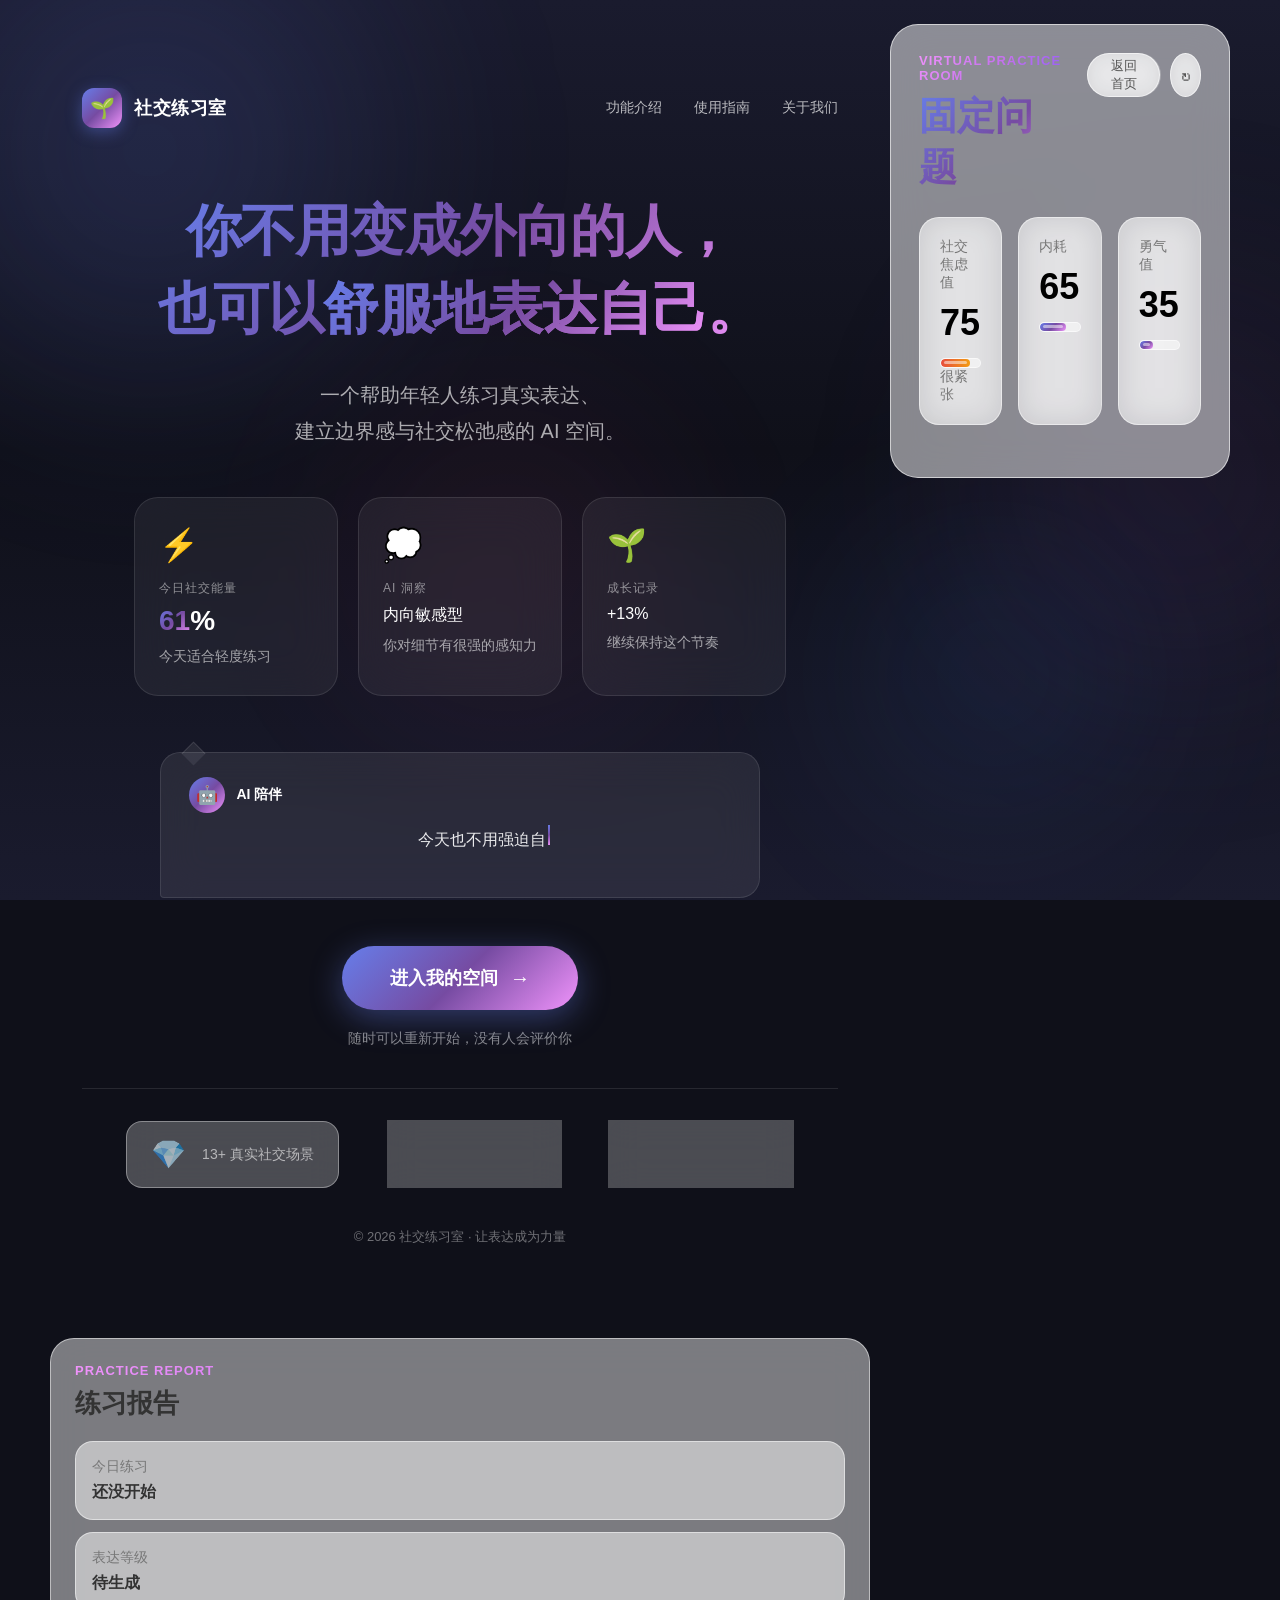
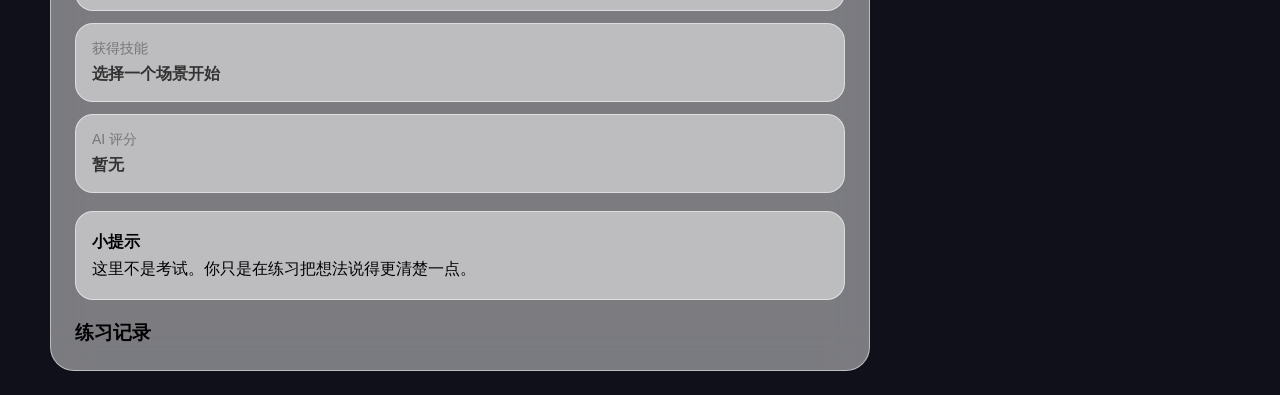
<file: static/index.html>
<!doctype html>
<html lang="zh-CN">
  <head>
    <meta charset="utf-8" />
    <meta name="viewport" content="width=device-width, initial-scale=1" />
    <title>社恐练习室 - AI社交成长中心</title>
    <link rel="stylesheet" href="styles_new.css" />
  </head>
  <body>
    <div class="dynamic-bg"></div>
    <div class="gradient-orbs">
      <div class="orb orb-1"></div>
      <div class="orb orb-2"></div>
      <div class="orb orb-3"></div>
      <div class="orb orb-4"></div>
    </div>
    <div class="particle-container" id="particleContainer"></div>
    <main class="app-shell page-transition">
      <section id="landingPage" class="landing-page">
        <div class="landing-container">
          <header class="landing-header">
            <div class="landing-logo">
              <div class="logo-icon">🌱</div>
              <span class="logo-text">社交练习室</span>
            </div>
            <nav class="landing-nav">
              <a href="#" class="nav-link">功能介绍</a>
              <a href="#" class="nav-link">使用指南</a>
              <a href="#" class="nav-link">关于我们</a>
            </nav>
          </header>

          <main class="landing-main">
            <h1 class="landing-title">
              你不用变成外向的人，<br/>
              也可以<span class="highlight">舒服地表达自己</span>。
            </h1>
            <p class="landing-subtitle">
              一个帮助年轻人练习真实表达、<br/>
              建立边界感与社交松弛感的 AI 空间。
            </p>

            <div class="ai-analysis-section">
              <div class="ai-card">
                <div class="card-icon">⚡</div>
                <div class="card-label">今日社交能量</div>
                <div class="card-value"><span class="percentage" id="landingEnergy">71</span>%</div>
                <div class="card-description">适合低压力社交，慢慢来</div>
              </div>
              <div class="ai-card">
                <div class="card-icon">💭</div>
                <div class="card-label">AI 洞察</div>
                <div class="card-value" style="font-size: 16px; font-weight: 500;">习惯性共情</div>
                <div class="card-description">你总是先考虑别人的感受</div>
              </div>
              <div class="ai-card">
                <div class="card-icon">🌱</div>
                <div class="card-label">成长记录</div>
                <div class="card-value" style="font-size: 16px; font-weight: 500;">+12%</div>
                <div class="card-description">今天比昨天更敢表达了一点</div>
              </div>
            </div>

            <div class="ai-chat-area">
              <div class="ai-chat-bubble">
                <div class="chat-avatar">
                  <div class="chat-avatar-icon">🤖</div>
                  <span class="chat-avatar-name">AI 陪伴</span>
                </div>
                <div class="chat-typing-indicator">
                  <span class="typing-dot"></span>
                  <span class="typing-dot"></span>
                  <span class="typing-dot"></span>
                </div>
                <div class="chat-text" id="aiChatText">
                  今天也不用强迫自己变外向。<span class="chat-cursor"></span>
                </div>
              </div>
            </div>

            <div class="landing-cta">
              <button class="cta-button" id="enterAppBtn">
                <span>进入我的空间</span>
                <span class="cta-arrow">→</span>
              </button>
              <p class="cta-hint">随时可以重新开始，没有人会评价你</p>
            </div>
          </main>

          <footer class="landing-footer">
            <div class="features-preview">
              <div class="feature-item">
                <span class="feature-icon">💎</span>
                <span>13+ 真实社交场景</span>
              </div>
              <div class="feature-item">
                <span class="feature-icon">🎤</span>
                <span>AI 语音练习</span>
              </div>
              <div class="feature-item">
                <span class="feature-icon">📊</span>
                <span>成长数据追踪</span>
              </div>
            </div>
            <p class="footer-text">© 2026 社交练习室 · 让表达成为力量</p>
          </footer>
        </div>
      </section>
      
      <section id="startScreen" class="start-screen">
        <div class="hero-section">
          <div class="hero-bg"></div>
          <div class="hero-content">
            <div class="user-avatar">
              <div class="avatar-circle" id="userAvatar">
                <span class="avatar-icon" id="avatarIcon">�</span>
              </div>
              <div class="level-badge" id="levelBadge">Lv.1</div>
            </div>
            <h1 class="hero-title">AI社交成长中心</h1>
            <div class="personality-tag" id="personalityTag">准备开始</div>
          </div>
        </div>

        <div class="stats-grid">
          <div class="stat-card social-value-card">
            <div class="stat-icon">💎</div>
            <div class="stat-info">
              <span class="stat-label">社交值</span>
              <strong class="stat-value" id="socialValue">0</strong>
            </div>
          </div>
          <div class="stat-card streak-card">
            <div class="stat-icon">🔥</div>
            <div class="stat-info">
              <span class="stat-label">连续打卡</span>
              <strong class="stat-value" id="streakDays">0</strong>
            </div>
            <div class="stat-unit">天</div>
          </div>
          <div class="stat-card mood-card">
            <div class="stat-icon" id="moodIcon">😊</div>
            <div class="stat-info">
              <span class="stat-label">当前状态</span>
              <strong class="stat-value" id="moodStatus">准备开始</strong>
            </div>
          </div>
          <div class="stat-card coin-card">
            <div class="stat-icon">🪙</div>
            <div class="stat-info">
              <span class="stat-label">金币</span>
              <strong class="stat-value" id="coinCount">0</strong>
            </div>
          </div>
          <div class="stat-card star-card">
            <div class="stat-icon">⭐</div>
            <div class="stat-info">
              <span class="stat-label">星星</span>
              <strong class="stat-value" id="starCount">0</strong>
            </div>
          </div>
          <div class="stat-card partner-card">
            <div class="stat-icon" id="partnerIcon">🌱</div>
            <div class="stat-info">
              <span class="stat-label">伙伴好感</span>
              <strong class="stat-value" id="partnerAffection">0%</strong>
            </div>
          </div>
        </div>

        <div class="progress-section">
          <div class="progress-header">
            <span class="progress-title">成长进度</span>
            <span class="progress-level" id="progressLevel">社恐小白</span>
          </div>
          <div class="progress-bar-container">
            <div class="progress-track">
              <div class="progress-fill" id="progressFill"></div>
              <div class="progress-markers">
                <div class="marker active" title="社恐小白"></div>
                <div class="marker" title="尴尬逃跑者"></div>
                <div class="marker" title="普通聊天员"></div>
                <div class="marker" title="自然社交者"></div>
                <div class="marker" title="气场稳定者"></div>
                <div class="marker" title="社交松弛大神"></div>
              </div>
            </div>
            <div class="progress-labels">
              <span>小白</span>
              <span>逃跑者</span>
              <span>聊天员</span>
              <span>社交者</span>
              <span>稳定者</span>
              <span>大神</span>
            </div>
          </div>
          <div class="exp-info">
            <span id="expCurrent">156</span>
            <span>/</span>
            <span id="expNext">500</span>
            <span class="exp-label">EXP</span>
            <button class="claim-btn" id="claimBtn">领取奖励 +20 EXP</button>
          </div>
        </div>

        <div class="tabs-container">
          <div class="tabs-header">
            <button class="tab-btn active" data-tab="companion">💬 陪伴</button>
            <button class="tab-btn" data-tab="achievements">🏆 成就</button>
            <button class="tab-btn" data-tab="medals">🎖️ 勋章</button>
            <button class="tab-btn" data-tab="partner">🦋 伙伴</button>
            <button class="tab-btn" data-tab="report">📊 成长报告</button>
            <button class="tab-btn" data-tab="shop">🛒 商店</button>
          </div>
          
          <div class="tabs-content">
            <div class="tab-panel active" id="companion-panel">
              <div class="companion-section">
                <div class="companion-header">
                  <div class="current-companion" id="currentCompanion">
                    <div class="companion-avatar" id="companionAvatar">👩‍🎓</div>
                    <div class="companion-info">
                      <h3 id="companionName">温柔学姐</h3>
                      <p id="companionRole">温暖鼓励型</p>
                    </div>
                    <button class="change-companion-btn" id="changeCompanionBtn">换一个</button>
                  </div>
                </div>
                
                <div class="chat-container" id="chatContainer">
                  <div class="chat-messages" id="chatMessages">
                    <div class="message bot-message">
                      <div class="message-avatar">👩‍🎓</div>
                      <div class="message-bubble">
                        <p>嗨~ 今天也要加油哦！你已经很棒了！✨</p>
                      </div>
                    </div>
                    <div class="message bot-message">
                      <div class="message-avatar">👩‍🎓</div>
                      <div class="message-bubble">
                        <p>今天的社交任务是：试着和一个陌生人打个招呼吧~</p>
                      </div>
                    </div>
                  </div>
                  
                  <div class="chat-input-area">
                    <input type="text" id="chatInput" placeholder="和你的陪伴说说话..." />
                    <button class="send-btn" id="sendBtn">发送</button>
                  </div>
                </div>

                <div class="companion-actions">
                  <button class="action-btn" id="encourageBtn">💪 求鼓励</button>
                  <button class="action-btn" id="moodBtn">😌 分析情绪</button>
                  <button class="action-btn" id="adviceBtn">💡 聊天建议</button>
                  <button class="action-btn" id="taskBtn">📋 每日任务</button>
                </div>
              </div>
            </div>
            
            <div class="tab-panel hidden" id="achievements-panel">
              <div class="achievements-grid" id="achievementsGrid"></div>
            </div>
            
            <div class="tab-panel hidden" id="medals-panel">
              <div class="medals-grid" id="medalsGrid"></div>
            </div>
            
            <div class="tab-panel hidden" id="partner-panel">
              <div class="partner-card">
                <div class="partner-avatar" id="partnerAvatar">🌱</div>
                <div class="partner-info">
                  <h3 id="partnerName">等待相遇</h3>
                  <p id="partnerLevel">Lv.1 练习伙伴</p>
                </div>
                <div class="partner-affection-bar">
                  <div class="affection-fill" id="affectionFill"></div>
                </div>
                <div class="partner-dialog" id="partnerDialog">开始你的第一次练习吧！🌱</div>
                <div class="partner-actions">
                  <button class="partner-action-btn" id="feedBtn">🍪 投喂</button>
                  <button class="partner-action-btn" id="talkBtn">💬 聊天</button>
                  <button class="partner-action-btn" id="playBtn">🎮 玩耍</button>
                </div>
              </div>
            </div>
            
            <div class="tab-panel hidden" id="report-panel">
              <div class="report-section-container">
                <div class="report-tabs">
                  <button class="report-tab active" data-report="daily">今日报告</button>
                  <button class="report-tab" data-report="weekly">本周周报</button>
                </div>
                
                <div id="dailyReportContent" class="report-content">
                  <div class="report-header">
                    <h3>📅 今日社交状态</h3>
                    <p class="report-date" id="reportDate"></p>
                  </div>
                  
                  <div class="report-metrics">
                    <div class="metric-card glass-card">
                      <div class="metric-icon">😰</div>
                      <div class="metric-info">
                        <span class="metric-label">焦虑指数</span>
                        <strong class="metric-value" id="todayAnxiety">75</strong>
                      </div>
                      <div class="metric-trend" id="anxietyTrend">-5</div>
                    </div>
                    
                    <div class="metric-card glass-card">
                      <div class="metric-icon">💭</div>
                      <div class="metric-info">
                        <span class="metric-label">内耗程度</span>
                        <strong class="metric-value" id="todayOverthink">65</strong>
                      </div>
                      <div class="metric-trend" id="overthinkTrend">-3</div>
                    </div>
                    
                    <div class="metric-card glass-card">
                      <div class="metric-icon">💪</div>
                      <div class="metric-info">
                        <span class="metric-label">勇气值</span>
                        <strong class="metric-value" id="todayCourage">35</strong>
                      </div>
                      <div class="metric-trend positive" id="courageTrend">+8</div>
                    </div>
                    
                    <div class="metric-card glass-card">
                      <div class="metric-icon">🎯</div>
                      <div class="metric-info">
                        <span class="metric-label">自信指数</span>
                        <strong class="metric-value" id="todayConfidence">50</strong>
                      </div>
                      <div class="metric-trend positive" id="confidenceTrend">+5</div>
                    </div>
                    
                    <div class="metric-card glass-card">
                      <div class="metric-icon">🗣️</div>
                      <div class="metric-info">
                        <span class="metric-label">表达能力</span>
                        <strong class="metric-value" id="todayExpression">60</strong>
                      </div>
                      <div class="metric-trend positive" id="expressionTrend">+3</div>
                    </div>
                    
                    <div class="metric-card glass-card">
                      <div class="metric-icon">🔄</div>
                      <div class="metric-info">
                        <span class="metric-label">回避次数</span>
                        <strong class="metric-value" id="todayAvoid">0</strong>
                      </div>
                      <div class="metric-trend" id="avoidTrend">-2</div>
                    </div>
                  </div>
                  
                  <div class="behavior-analysis glass-card">
                    <h4>🎭 行为模式分析</h4>
                    <div id="behaviorAnalysis">
                      <p>继续练习以解锁行为分析...</p>
                    </div>
                  </div>
                  
                  <div class="growth-tips glass-card">
                    <h4>💡 成长建议</h4>
                    <div id="growthTips">
                      <ul>
                        <li>每天练习3次以上，效果更佳</li>
                        <li>尝试不同场景，全面提升社交能力</li>
                        <li>语音练习可以帮助你更好地表达</li>
                      </ul>
                    </div>
                  </div>
                </div>
                
                <div id="weeklyReportContent" class="report-content hidden">
                  <div class="report-header">
                    <h3>📆 社交成长周报</h3>
                    <p class="report-date" id="weekDateRange"></p>
                  </div>
                  
                  <div class="weekly-summary glass-card">
                    <div class="summary-stats">
                      <div class="summary-stat">
                        <span class="stat-number" id="weekPracticeCount">0</span>
                        <span class="stat-label">练习次数</span>
                      </div>
                      <div class="summary-stat">
                        <span class="stat-number" id="weekExpGained">0</span>
                        <span class="stat-label">获得经验</span>
                      </div>
                      <div class="summary-stat">
                        <span class="stat-number" id="weekStreak">0</span>
                        <span class="stat-label">连续天数</span>
                      </div>
                    </div>
                  </div>
                  
                  <div class="chart-container glass-card">
                    <h4>📈 焦虑指数变化</h4>
                    <div class="simple-chart" id="anxietyChart"></div>
                  </div>
                  
                  <div class="chart-container glass-card">
                    <h4>📈 勇气值变化</h4>
                    <div class="simple-chart" id="courageChart"></div>
                  </div>
                  
                  <div class="chart-container glass-card">
                    <h4>📈 表达能力变化</h4>
                    <div class="simple-chart" id="expressionChart"></div>
                  </div>
                  
                  <div class="weekly-insights glass-card">
                    <h4>🔍 本周洞察</h4>
                    <div id="weeklyInsights">
                      <p>完成更多练习以解锁周报洞察...</p>
                    </div>
                  </div>
                </div>
              </div>
            </div>
            
            <div class="tab-panel hidden" id="shop-panel">
              <div class="shop-grid" id="shopGrid"></div>
            </div>
          </div>
        </div>

        <div class="quick-actions">
          <button id="fixedModeBtn" class="action-card fixed-action">
            <div class="action-icon">🎭</div>
            <div class="action-content">
              <strong>AI社交训练场</strong>
              <em>沉浸式真实社交模拟，13+场景练习</em>
            </div>
            <div class="action-arrow">→</div>
          </button>
          <button id="aiModeBtn" class="action-card ai-action">
            <div class="action-icon">✍️</div>
            <div class="action-content">
              <strong>自由作答评分</strong>
              <em>AI生成场景，自由表达获评分</em>
            </div>
            <div class="action-arrow">→</div>
          </button>
          <button id="voiceModeBtn" class="action-card voice-action">
            <div class="action-icon">🎤</div>
            <div class="action-content">
              <strong>语音社交训练</strong>
              <em>实时语音对话，分析聊天习惯</em>
            </div>
            <div class="action-arrow">→</div>
          </button>
        </div>

        <div class="daily-mission">
          <div class="mission-header">
            <span class="mission-title">📋 今日任务</span>
            <span class="mission-progress" id="missionProgress">2/3</span>
          </div>
          <div class="mission-list" id="missionList">
            <div class="mission-item completed">
              <span class="mission-check">✓</span>
              <span class="mission-text">完成1次选择题练习</span>
              <span class="mission-reward">+15 EXP</span>
            </div>
            <div class="mission-item completed">
              <span class="mission-check">✓</span>
              <span class="mission-text">完成1次AI自由作答</span>
              <span class="mission-reward">+25 EXP</span>
            </div>
            <div class="mission-item">
              <span class="mission-check">○</span>
              <span class="mission-text">分享今日练习到社交平台</span>
              <span class="mission-reward">+30 EXP</span>
            </div>
          </div>
        </div>

        <div class="random-event" id="randomEvent" style="display: none;">
          <div class="event-header">
            <span class="event-icon">🎲</span>
            <span class="event-title">随机事件</span>
          </div>
          <div class="event-content" id="eventContent">
            <p>你在路上遇到了一只迷路的小猫...</p>
          </div>
          <div class="event-actions">
            <button class="event-btn" id="eventAccept">接受</button>
            <button class="event-btn" id="eventDecline">跳过</button>
          </div>
        </div>
      </section>

      <section id="characterModal" class="modal-overlay hidden">
        <div class="modal-content character-select-modal">
          <div class="modal-header">
            <h2>选择你的陪伴</h2>
            <button class="close-modal-btn" id="closeModalBtn">×</button>
          </div>
          <div class="character-grid">
            <div class="character-card" data-character="gentle_senior">
              <div class="character-avatar">👩‍🎓</div>
              <div class="character-name">温柔学姐</div>
              <div class="character-desc">温暖鼓励型</div>
              <div class="character-preview">
                "别紧张，慢慢来~"
              </div>
            </div>
            <div class="character-card" data-character="calm_mentor">
              <div class="character-avatar">🧑‍🏫</div>
              <div class="character-name">冷静导师</div>
              <div class="character-desc">理性分析型</div>
              <div class="character-preview">
                "让我们分析一下..."
              </div>
            </div>
            <div class="character-card" data-character="sarcastic_friend">
              <div class="character-avatar">😎</div>
              <div class="character-name">毒舌好友</div>
              <div class="character-desc">直言不讳型</div>
              <div class="character-preview">
                "怕什么？冲就完事了！"
              </div>
            </div>
            <div class="character-card" data-character="shy_friend">
              <div class="character-avatar">🥺</div>
              <div class="character-name">社恐同类</div>
              <div class="character-desc">感同身受型</div>
              <div class="character-preview">
                "我...我也很紧张..."
              </div>
            </div>
            <div class="character-card" data-character="charismatic_guy">
              <div class="character-avatar">✨</div>
              <div class="character-name">高情商男神</div>
              <div class="character-desc">体贴周到型</div>
              <div class="character-preview">
                "我懂你的感受..."
              </div>
            </div>
            <div class="character-card" data-character="energetic_girl">
              <div class="character-avatar">🌟</div>
              <div class="character-name">元气少女</div>
              <div class="character-desc">活力满满型</div>
              <div class="character-preview">
                "加油加油！你最棒！"
              </div>
            </div>
          </div>
        </div>
      </section>

      <section id="voiceShell" class="studio hidden">
        <div class="topbar">
          <div>
            <p class="eyebrow">Voice Practice Mode</p>
            <h1 id="voiceTitle">语音社交训练</h1>
          </div>
          <div class="top-actions">
            <button id="voiceHomeBtn" class="text-button" type="button">返回首页</button>
            <button id="voiceResetBtn" class="icon-button" type="button" aria-label="重新开始" title="重新开始">↻</button>
          </div>
        </div>

        <div class="voice-meters">
          <div class="voice-meter-card">
            <span>紧张程度</span>
            <strong id="nervousnessValue">60</strong>
            <div class="bar"><i id="nervousnessBar"></i></div>
          </div>
          <div class="voice-meter-card">
            <span>表达流畅度</span>
            <strong id="fluencyValue">75</strong>
            <div class="bar"><i id="fluencyBar"></i></div>
          </div>
          <div class="voice-meter-card">
            <span>语速 (字/分)</span>
            <strong id="speechRateValue">120</strong>
            <div class="bar"><i id="speechRateBar"></i></div>
          </div>
        </div>

        <div class="voice-scene-stage">
          <div class="voice-room-visual">
            <div class="voice-avatar"><span></span></div>
            <div class="voice-chat-bubble" id="voicePromptText">准备好了吗？点击下方按钮开始语音对话~</div>
            <div class="voice-waveform" id="voiceWaveform"></div>
          </div>
          
          <div class="voice-dialog-panel">
            <p id="voiceSceneTag" class="scene-tag">语音练习</p>
            <h2 id="voiceSceneTitle">与AI对话练习</h2>
            <p id="voiceSceneDescription">通过语音与AI进行真实对话，系统会分析你的语气、停顿和表达习惯。</p>
            
            <div class="voice-record-area">
              <button id="recordBtn" class="record-button" type="button">
                <span class="record-icon">🎤</span>
                <span class="record-text">开始录音</span>
              </button>
              <div class="record-status" id="recordStatus">点击按钮开始录音</div>
              <div class="record-timer" id="recordTimer">00:00</div>
            </div>

            <div class="voice-transcript" id="voiceTranscript">
              <div class="transcript-label">你的语音转写：</div>
              <div class="transcript-content" id="transcriptContent">等待录音...</div>
            </div>

            <div class="voice-analysis" id="voiceAnalysis">
              <div class="analysis-label">分析结果：</div>
              <div class="analysis-content" id="analysisContent">完成录音后显示分析结果</div>
            </div>

            <button id="generateReportBtn" class="primary-button" type="button" disabled>生成聊天习惯报告</button>
          </div>
        </div>

        <div class="voice-history-panel">
          <h3>对话记录</h3>
          <div class="voice-history-list" id="voiceHistoryList"></div>
        </div>
      </section>

      <section id="reportModal" class="modal-overlay hidden">
        <div class="modal-content report-modal">
          <div class="modal-header">
            <h2>📊 你的聊天习惯报告</h2>
            <button class="close-modal-btn" id="closeReportModalBtn">×</button>
          </div>
          <div class="report-content" id="reportContent"></div>
        </div>
      </section>

      <section id="practiceShell" class="studio hidden">
        <div class="topbar">
          <div>
            <p class="eyebrow">Virtual Practice Room</p>
            <h1 id="modeTitle">社恐练习室</h1>
          </div>
          <div class="top-actions">
            <button id="homeBtn" class="text-button" type="button">返回首页</button>
            <button id="resetBtn" class="icon-button" type="button" aria-label="重新开始" title="重新开始">↻</button>
          </div>
        </div>

        <div class="meter-grid" aria-label="练习状态">
          <div class="meter-card anxiety-meter">
            <span>社交焦虑值</span>
            <strong id="anxietyValue">75</strong>
            <div class="bar"><i id="anxietyBar"></i></div>
            <div class="anxiety-indicator" id="anxietyIndicator">
              <span class="indicator-label">较紧张</span>
            </div>
          </div>
          <div class="meter-card">
            <span>内耗</span>
            <strong id="overthinkValue">65</strong>
            <div class="bar"><i id="overthinkBar"></i></div>
          </div>
          <div class="meter-card">
            <span>勇气值</span>
            <strong id="courageValue">35</strong>
            <div class="bar"><i id="courageBar"></i></div>
          </div>
        </div>

        <section id="fixedSection">
          <nav id="sceneList" class="scene-list" aria-label="场景选择"></nav>
          <section class="scene-stage" aria-live="polite">
            <div class="room-visual">
              <div class="window"></div>
              <div class="avatar"><span></span></div>
              <div class="chat-bubble" id="promptText"></div>
            </div>
            <div class="dialog-panel">
              <p id="sceneTag" class="scene-tag"></p>
              <h2 id="sceneTitle"></h2>
              <p id="sceneDescription"></p>
              <div id="options" class="options"></div>
              <div class="retry-section">
                <button id="retryBtn" class="retry-button" type="button">
                  <span>🔄</span> 再来一次（无限重来）
                </button>
                <p class="retry-hint">说错了没关系，尴尬是允许的！</p>
              </div>
            </div>
          </section>
        </section>

        <section id="aiSection" class="ai-panel hidden">
          <div class="ai-toolbar">
            <div>
              <p class="eyebrow">AI Free Practice</p>
              <h2>AI 自由作答</h2>
            </div>
            <span id="aiStatus" class="status-pill">检测中</span>
          </div>
          <div class="ai-controls">
            <label for="topicSelect">练习主题</label>
            <select id="topicSelect">
              <option>拒绝别人</option>
              <option>问老师问题</option>
              <option>群里开口</option>
              <option>打招呼</option>
              <option>表达不同意见</option>
            </select>
            <button id="generateBtn" class="primary-button" type="button">生成问题</button>
          </div>
          <div class="ai-question" id="aiQuestion">
            <strong>等待生成</strong>
            <p>选择一个主题，让 AI 给你一个新的社交小场景。</p>
          </div>
          <textarea id="answerInput" rows="4" placeholder="在这里写下你会怎么回复..."></textarea>
          <div class="answer-actions">
            <button id="scoreBtn" class="primary-button" type="button" disabled>提交评分</button>
            <span id="scoreHint">生成题目后即可作答</span>
          </div>
        </section>
      </section>

      <aside id="reportPanel" class="report-panel hidden">
        <div class="report-head">
          <p class="eyebrow">Practice Report</p>
          <h2>练习报告</h2>
        </div>
        <dl class="report-list">
          <div>
            <dt>今日练习</dt>
            <dd id="reportPractice">还没开始</dd>
          </div>
          <div>
            <dt>表达等级</dt>
            <dd id="reportLevel">待生成</dd>
          </div>
          <div>
            <dt>获得技能</dt>
            <dd id="reportSkill">选择一个场景开始</dd>
          </div>
          <div>
            <dt>AI 评分</dt>
            <dd id="reportScore">暂无</dd>
          </div>
        </dl>
        <div id="feedbackBox" class="feedback-box">
          <strong>小提示</strong>
          <p>这里不是考试。你只是在练习把想法说得更清楚一点。</p>
        </div>
        <div class="history">
          <h3>练习记录</h3>
          <ol id="historyList"></ol>
        </div>
      </aside>
    </main>

    <script src="app.js"></script>
  </body>
</html>
</file>
<file: static/styles_new.css>
:root {
  --glass-bg: rgba(255, 255, 255, 0.25);
  --glass-border: rgba(255, 255, 255, 0.35);
  --glass-shadow: 0 8px 32px rgba(31, 38, 135, 0.15);
  --gradient-blue-purple: linear-gradient(135deg, #667eea 0%, #764ba2 50%, #f093fb 100%);
  --gradient-pink-purple: linear-gradient(135deg, #f093fb 0%, #c471ed 50%, #8b5cf6 100%);
  --gradient-soft: linear-gradient(135deg, #fdf2f8 0%, #faf5ff 50%, #f0f4ff 100%);
  --cream-bg: #fefcf9;
  --particle-float: 20s;
  --landing-bg-dark: #1a1b2e;
  --landing-bg-deep: #0f1019;
  --accent-glow: rgba(102, 126, 234, 0.4);
}

* {
  box-sizing: border-box;
  margin: 0;
  padding: 0;
}

body {
  font-family: "PingFang SC", "Microsoft YaHei", -apple-system, BlinkMacSystemFont, sans-serif;
  background: var(--cream-bg);
  min-height: 100vh;
  overflow-x: hidden;
}

body.landing-mode {
  background: var(--landing-bg-deep);
}

.dynamic-bg {
  position: fixed;
  top: 0;
  left: 0;
  width: 100%;
  height: 100%;
  z-index: -2;
  background: linear-gradient(135deg, #fdf2f8 0%, #faf5ff 25%, #f0f4ff 50%, #fdf2f8 75%, #faf5ff 100%);
  background-size: 400% 400%;
  animation: gradientShift 15s ease infinite;
}

.landing-mode .dynamic-bg {
  background: linear-gradient(180deg, #1a1b2e 0%, #0f1019 50%, #1a1b2e 100%);
  animation: deepGradientShift 20s ease infinite;
}

@keyframes gradientShift {
  0% { background-position: 0% 50%; }
  50% { background-position: 100% 50%; }
  100% { background-position: 0% 50%; }
}

@keyframes deepGradientShift {
  0%, 100% { 
    background-position: 0% 0%;
    opacity: 1;
  }
  50% { 
    background-position: 100% 100%;
    opacity: 0.85;
  }
}

.gradient-orbs {
  position: fixed;
  top: 0;
  left: 0;
  width: 100%;
  height: 100%;
  z-index: -1;
  overflow: hidden;
  pointer-events: none;
}

.landing-mode .gradient-orbs .orb {
  opacity: 0.6;
}

.landing-mode .gradient-orbs .orb-1 {
  background: radial-gradient(circle, rgba(102, 126, 234, 0.35) 0%, transparent 70%);
  width: 700px;
  height: 700px;
  top: -200px;
  left: -200px;
}

.landing-mode .gradient-orbs .orb-2 {
  background: radial-gradient(circle, rgba(118, 75, 162, 0.3) 0%, transparent 70%);
  width: 600px;
  height: 600px;
  top: 20%;
  right: -200px;
}

.landing-mode .gradient-orbs .orb-3 {
  background: radial-gradient(circle, rgba(236, 72, 153, 0.15) 0%, transparent 70%);
  width: 500px;
  height: 500px;
  bottom: 10%;
  left: 20%;
}

.landing-mode .gradient-orbs .orb-4 {
  background: radial-gradient(circle, rgba(59, 130, 246, 0.2) 0%, transparent 70%);
  width: 450px;
  height: 450px;
  top: 50%;
  left: 60%;
}

.orb {
  position: absolute;
  border-radius: 50%;
  filter: blur(80px);
  opacity: 0.6;
  animation: orbFloat 20s ease-in-out infinite;
}

.orb-1 {
  width: 500px;
  height: 500px;
  background: radial-gradient(circle, rgba(102, 126, 234, 0.4) 0%, transparent 70%);
  top: -100px;
  left: -100px;
  animation-delay: 0s;
}

.orb-2 {
  width: 400px;
  height: 400px;
  background: radial-gradient(circle, rgba(240, 147, 251, 0.4) 0%, transparent 70%);
  top: 50%;
  right: -100px;
  animation-delay: -5s;
}

.orb-3 {
  width: 350px;
  height: 350px;
  background: radial-gradient(circle, rgba(196, 113, 237, 0.3) 0%, transparent 70%);
  bottom: -50px;
  left: 30%;
  animation-delay: -10s;
}

.orb-4 {
  width: 300px;
  height: 300px;
  background: radial-gradient(circle, rgba(139, 92, 246, 0.3) 0%, transparent 70%);
  top: 30%;
  left: 50%;
  animation-delay: -15s;
}

@keyframes orbFloat {
  0%, 100% { transform: translate(0, 0) scale(1); }
  25% { transform: translate(30px, -30px) scale(1.05); }
  50% { transform: translate(-20px, 20px) scale(0.95); }
  75% { transform: translate(20px, 10px) scale(1.02); }
}

.particle-container {
  position: fixed;
  top: 0;
  left: 0;
  width: 100%;
  height: 100%;
  z-index: -1;
  pointer-events: none;
  overflow: hidden;
}

.landing-mode .particle-container {
  opacity: 0.4;
}

.glass-card {
  background: var(--glass-bg);
  backdrop-filter: blur(20px);
  -webkit-backdrop-filter: blur(20px);
  border: 1px solid var(--glass-border);
  border-radius: 24px;
  box-shadow: var(--glass-shadow);
  transition: all 0.4s cubic-bezier(0.175, 0.885, 0.32, 1.275);
}

.landing-mode .glass-card {
  background: rgba(255, 255, 255, 0.08);
  backdrop-filter: blur(24px);
  -webkit-backdrop-filter: blur(24px);
  border: 1px solid rgba(255, 255, 255, 0.15);
  box-shadow: 0 8px 32px rgba(0, 0, 0, 0.3);
}

.glass-card:hover {
  transform: translateY(-4px) scale(1.02);
  box-shadow: 0 20px 60px rgba(31, 38, 135, 0.25);
  border-color: rgba(255, 255, 255, 0.5);
}

.glass-panel {
  background: rgba(255, 255, 255, 0.4);
  backdrop-filter: blur(16px);
  -webkit-backdrop-filter: blur(16px);
  border: 1px solid rgba(255, 255, 255, 0.5);
  border-radius: 20px;
  box-shadow: 0 8px 32px rgba(31, 38, 135, 0.1);
}

.welcome-screen {
  grid-column: 1 / -1;
  display: flex;
  align-items: center;
  justify-content: center;
  min-height: 100vh;
  padding: 0;
}

.landing-container {
  width: 100%;
  max-width: 1200px;
  margin: 0 auto;
  padding: 40px 32px;
  display: flex;
  flex-direction: column;
  align-items: center;
  min-height: 100vh;
  justify-content: space-between;
}

.landing-header {
  display: flex;
  justify-content: space-between;
  align-items: center;
  width: 100%;
  padding: 24px 0;
}

.landing-logo {
  display: flex;
  align-items: center;
  gap: 12px;
}

.logo-icon {
  width: 40px;
  height: 40px;
  border-radius: 12px;
  background: var(--gradient-blue-purple);
  display: flex;
  align-items: center;
  justify-content: center;
  font-size: 20px;
  box-shadow: 0 4px 16px rgba(102, 126, 234, 0.4);
}

.logo-text {
  font-size: 18px;
  font-weight: 600;
  color: white;
  letter-spacing: 0.5px;
}

.landing-nav {
  display: flex;
  gap: 32px;
}

.nav-link {
  font-size: 14px;
  color: rgba(255, 255, 255, 0.7);
  text-decoration: none;
  transition: color 0.3s ease;
}

.nav-link:hover {
  color: white;
}

.landing-main {
  flex: 1;
  display: flex;
  flex-direction: column;
  align-items: center;
  justify-content: center;
  text-align: center;
  max-width: 800px;
  margin: 0 auto;
  padding: 40px 0;
}

.landing-title {
  font-size: clamp(36px, 6vw, 56px);
  font-weight: 700;
  line-height: 1.4;
  color: white;
  margin-bottom: 28px;
  letter-spacing: -0.02em;
  animation: fadeInUp 1s ease;
}

.landing-title .highlight {
  background: var(--gradient-blue-purple);
  -webkit-background-clip: text;
  -webkit-text-fill-color: transparent;
  background-clip: text;
}

.landing-subtitle {
  font-size: clamp(16px, 2vw, 20px);
  color: rgba(255, 255, 255, 0.65);
  line-height: 1.8;
  margin-bottom: 48px;
  max-width: 600px;
  animation: fadeInUp 1s ease 0.2s backwards;
}

.ai-analysis-section {
  display: grid;
  grid-template-columns: repeat(3, 1fr);
  gap: 20px;
  width: 100%;
  margin-bottom: 56px;
  animation: fadeInUp 1s ease 0.4s backwards;
}

.ai-card {
  padding: 28px 24px;
  border-radius: 24px;
  background: rgba(255, 255, 255, 0.06);
  backdrop-filter: blur(24px);
  -webkit-backdrop-filter: blur(24px);
  border: 1px solid rgba(255, 255, 255, 0.1);
  text-align: left;
  transition: all 0.4s cubic-bezier(0.175, 0.885, 0.32, 1.275);
  animation: cardFloat 6s ease-in-out infinite;
}

.ai-card:nth-child(1) { animation-delay: 0s; }
.ai-card:nth-child(2) { animation-delay: -2s; }
.ai-card:nth-child(3) { animation-delay: -4s; }

@keyframes cardFloat {
  0%, 100% { transform: translateY(0); }
  50% { transform: translateY(-8px); }
}

.ai-card:hover {
  background: rgba(255, 255, 255, 0.1);
  border-color: rgba(255, 255, 255, 0.2);
  transform: translateY(-12px);
}

.card-icon {
  font-size: 32px;
  margin-bottom: 16px;
}

.card-label {
  font-size: 12px;
  color: rgba(255, 255, 255, 0.5);
  text-transform: uppercase;
  letter-spacing: 1px;
  margin-bottom: 8px;
}

.card-value {
  font-size: 28px;
  font-weight: 700;
  color: white;
  margin-bottom: 8px;
}

.card-value .percentage {
  background: var(--gradient-blue-purple);
  -webkit-background-clip: text;
  -webkit-text-fill-color: transparent;
  background-clip: text;
}

.card-description {
  font-size: 14px;
  color: rgba(255, 255, 255, 0.6);
  line-height: 1.6;
}

.ai-chat-area {
  width: 100%;
  max-width: 600px;
  margin-bottom: 48px;
  animation: fadeInUp 1s ease 0.6s backwards;
}

.ai-chat-bubble {
  padding: 24px 28px;
  border-radius: 20px 20px 20px 4px;
  background: rgba(255, 255, 255, 0.08);
  backdrop-filter: blur(20px);
  -webkit-backdrop-filter: blur(20px);
  border: 1px solid rgba(255, 255, 255, 0.1);
  position: relative;
  animation: chatBubbleGlow 4s ease-in-out infinite;
}

@keyframes chatBubbleGlow {
  0%, 100% { box-shadow: 0 0 20px rgba(102, 126, 234, 0.1); }
  50% { box-shadow: 0 0 40px rgba(102, 126, 234, 0.2); }
}

.ai-chat-bubble::before {
  content: "";
  position: absolute;
  top: -8px;
  left: 24px;
  width: 16px;
  height: 16px;
  background: rgba(255, 255, 255, 0.08);
  border: 1px solid rgba(255, 255, 255, 0.1);
  border-right: none;
  border-bottom: none;
  transform: rotate(45deg);
}

.chat-avatar {
  display: flex;
  align-items: center;
  gap: 12px;
  margin-bottom: 12px;
}

.chat-avatar-icon {
  width: 36px;
  height: 36px;
  border-radius: 50%;
  background: var(--gradient-blue-purple);
  display: flex;
  align-items: center;
  justify-content: center;
  font-size: 18px;
  animation: avatarPulse 2s ease-in-out infinite;
}

@keyframes avatarPulse {
  0%, 100% { transform: scale(1); box-shadow: 0 0 0 0 rgba(102, 126, 234, 0.4); }
  50% { transform: scale(1.05); box-shadow: 0 0 0 10px rgba(102, 126, 234, 0); }
}

.chat-avatar-name {
  font-size: 14px;
  font-weight: 600;
  color: white;
}

.chat-typing-indicator {
  display: inline-flex;
  gap: 4px;
  margin-left: 48px;
}

.typing-dot {
  width: 8px;
  height: 8px;
  border-radius: 50%;
  background: rgba(255, 255, 255, 0.5);
  animation: typingBounce 1.4s ease-in-out infinite;
}

.typing-dot:nth-child(2) { animation-delay: 0.2s; }
.typing-dot:nth-child(3) { animation-delay: 0.4s; }

@keyframes typingBounce {
  0%, 60%, 100% { transform: translateY(0); }
  30% { transform: translateY(-6px); }
}

.chat-text {
  font-size: 16px;
  color: rgba(255, 255, 255, 0.9);
  line-height: 1.8;
  margin-left: 48px;
  min-height: 48px;
}

.chat-cursor {
  display: inline-block;
  width: 2px;
  height: 20px;
  background: var(--gradient-blue-purple);
  margin-left: 2px;
  animation: cursorBlink 1s ease infinite;
}

@keyframes cursorBlink {
  0%, 50% { opacity: 1; }
  51%, 100% { opacity: 0; }
}

.landing-cta {
  animation: fadeInUp 1s ease 0.8s backwards;
}

.cta-button {
  position: relative;
  display: inline-flex;
  align-items: center;
  gap: 12px;
  padding: 20px 48px;
  border-radius: 999px;
  background: var(--gradient-blue-purple);
  color: white;
  font-size: 18px;
  font-weight: 600;
  border: none;
  cursor: pointer;
  overflow: hidden;
  transition: all 0.4s cubic-bezier(0.175, 0.885, 0.32, 1.275);
  box-shadow: 0 8px 32px rgba(102, 126, 234, 0.4);
  animation: ctaButtonBreath 3s ease-in-out infinite;
}

@keyframes ctaButtonBreath {
  0%, 100% { box-shadow: 0 8px 32px rgba(102, 126, 234, 0.4); }
  50% { box-shadow: 0 12px 48px rgba(102, 126, 234, 0.5); }
}

.cta-button::before {
  content: "";
  position: absolute;
  top: 0;
  left: -100%;
  width: 100%;
  height: 100%;
  background: linear-gradient(90deg, transparent, rgba(255, 255, 255, 0.2), transparent);
  transition: left 0.5s ease;
}

.cta-button:hover::before {
  left: 100%;
}

.cta-button:hover {
  transform: translateY(-4px) scale(1.02);
  box-shadow: 0 16px 56px rgba(102, 126, 234, 0.6);
}

.cta-button:active {
  transform: translateY(-2px) scale(0.98);
}

.cta-arrow {
  font-size: 20px;
  transition: transform 0.3s ease;
}

.cta-button:hover .cta-arrow {
  transform: translateX(4px);
}

.cta-hint {
  margin-top: 20px;
  font-size: 14px;
  color: rgba(255, 255, 255, 0.5);
}

.landing-footer {
  padding: 32px 0;
  text-align: center;
  border-top: 1px solid rgba(255, 255, 255, 0.1);
  width: 100%;
}

.footer-text {
  font-size: 13px;
  color: rgba(255, 255, 255, 0.4);
}

.features-preview {
  display: flex;
  gap: 48px;
  justify-content: center;
  margin-bottom: 40px;
  flex-wrap: wrap;
}

.feature-item {
  display: flex;
  align-items: center;
  gap: 10px;
  font-size: 14px;
  color: rgba(255, 255, 255, 0.6);
}

.feature-icon {
  font-size: 18px;
}

@keyframes fadeInUp {
  from {
    opacity: 0;
    transform: translateY(30px);
  }
  to {
    opacity: 1;
    transform: translateY(0);
  }
}

.particle {
  position: absolute;
  width: 8px;
  height: 8px;
  border-radius: 50%;
  animation: particleFloat var(--particle-float) linear infinite;
  opacity: 0;
}

@keyframes particleFloat {
  0% {
    transform: translateY(100vh) rotate(0deg);
    opacity: 0;
  }
  10% {
    opacity: 0.8;
  }
  90% {
    opacity: 0.8;
  }
  100% {
    transform: translateY(-100vh) rotate(720deg);
    opacity: 0;
  }
}

.welcome-container {
  text-align: center;
  max-width: 640px;
  margin: 0 auto;
  padding: 48px 32px;
}

.welcome-illustration {
  position: relative;
  margin-bottom: 40px;
}

.illustration-orb {
  width: 200px;
  height: 200px;
  margin: 0 auto;
  border-radius: 50%;
  background: linear-gradient(135deg, rgba(102, 126, 234, 0.2), rgba(240, 147, 251, 0.2));
  backdrop-filter: blur(20px);
  animation: welcomeBreath 4s ease-in-out infinite;
}

@keyframes welcomeBreath {
  0%, 100% {
    transform: scale(1);
    box-shadow: 0 20px 60px rgba(102, 126, 234, 0.2);
  }
  50% {
    transform: scale(1.05);
    box-shadow: 0 30px 80px rgba(102, 126, 234, 0.3);
  }
}

.illustration-icon {
  position: absolute;
  top: 50%;
  left: 50%;
  transform: translate(-50%, -50%);
  font-size: 72px;
  animation: iconFloat 3s ease-in-out infinite;
}

@keyframes iconFloat {
  0%, 100% { transform: translate(-50%, -50%); }
  50% { transform: translate(-50%, calc(-50% - 8px)); }
}

.welcome-content {
  animation: fadeInUp 0.8s ease;
}

.welcome-title {
  font-size: 42px;
  font-weight: 700;
  line-height: 1.3;
  margin-bottom: 16px;
  background: var(--gradient-blue-purple);
  -webkit-background-clip: text;
  -webkit-text-fill-color: transparent;
  background-clip: text;
}

.welcome-subtitle {
  font-size: 18px;
  color: var(--text-secondary);
  margin-bottom: 40px;
}

.welcome-features {
  display: flex;
  flex-direction: column;
  gap: 20px;
  margin-bottom: 48px;
}

.feature-item {
  display: flex;
  align-items: center;
  justify-content: center;
  gap: 16px;
  padding: 16px 24px;
  border-radius: 16px;
  background: var(--glass-bg);
  backdrop-filter: blur(16px);
  border: 1px solid var(--glass-border);
}

.feature-text {
  font-size: 16px;
  color: var(--text-secondary);
}

.welcome-actions {
  margin-bottom: 24px;
}

.welcome-start-btn {
  display: inline-flex;
  align-items: center;
  gap: 12px;
  padding: 18px 48px;
  border-radius: 999px;
  background: var(--gradient-blue-purple);
  color: white;
  font-size: 18px;
  font-weight: 600;
  border: none;
  cursor: pointer;
  box-shadow: 0 8px 32px rgba(102, 126, 234, 0.4);
  transition: all 0.3s cubic-bezier(0.175, 0.885, 0.32, 1.275);
}

.welcome-start-btn:hover {
  transform: translateY(-4px);
  box-shadow: 0 12px 40px rgba(102, 126, 234, 0.5);
}

.welcome-start-btn:active {
  transform: translateY(-2px);
}

.btn-arrow {
  font-size: 20px;
  transition: transform 0.3s ease;
}

.welcome-start-btn:hover .btn-arrow {
  transform: translateX(4px);
}

.welcome-hint {
  font-size: 14px;
  color: var(--text-muted);
}

@media (max-width: 1024px) {
  .ai-analysis-section {
    grid-template-columns: repeat(2, 1fr);
  }
  
  .ai-card:nth-child(3) {
    grid-column: span 2;
    max-width: 400px;
    margin: 0 auto;
  }
}

@media (max-width: 768px) {
  .landing-nav {
    display: none;
  }
  
  .ai-analysis-section {
    grid-template-columns: 1fr;
    gap: 16px;
  }
  
  .ai-card:nth-child(3) {
    grid-column: span 1;
    max-width: none;
  }
  
  .landing-title {
    font-size: 32px;
  }
  
  .features-preview {
    flex-direction: column;
    gap: 16px;
    align-items: center;
  }
  
  .cta-button {
    padding: 16px 36px;
    font-size: 16px;
  }
  
  .chat-text {
    margin-left: 0;
    margin-top: 16px;
  }
  
  .chat-typing-indicator {
    margin-left: 0;
    margin-top: 12px;
  }
}

.glass-card {
  background: var(--glass-bg);
  backdrop-filter: blur(20px);
  -webkit-backdrop-filter: blur(20px);
  border: 1px solid var(--glass-border);
  border-radius: 24px;
  box-shadow: var(--glass-shadow);
  transition: all 0.4s cubic-bezier(0.175, 0.885, 0.32, 1.275);
}

.glass-card:hover {
  transform: translateY(-4px) scale(1.02);
  box-shadow: 0 20px 60px rgba(31, 38, 135, 0.25);
  border-color: rgba(255, 255, 255, 0.5);
}

.glass-panel {
  background: rgba(255, 255, 255, 0.4);
  backdrop-filter: blur(16px);
  -webkit-backdrop-filter: blur(16px);
  border: 1px solid rgba(255, 255, 255, 0.5);
  border-radius: 20px;
  box-shadow: 0 8px 32px rgba(31, 38, 135, 0.1);
}

.welcome-screen {
  grid-column: 1 / -1;
  display: flex;
  align-items: center;
  justify-content: center;
  min-height: calc(100vh - 200px);
}

.welcome-container {
  text-align: center;
  max-width: 640px;
  margin: 0 auto;
  padding: 48px 32px;
}

.welcome-illustration {
  position: relative;
  margin-bottom: 40px;
}

.illustration-orb {
  width: 200px;
  height: 200px;
  margin: 0 auto;
  border-radius: 50%;
  background: linear-gradient(135deg, rgba(102, 126, 234, 0.2), rgba(240, 147, 251, 0.2));
  backdrop-filter: blur(20px);
  animation: welcomeBreath 4s ease-in-out infinite;
}

@keyframes welcomeBreath {
  0%, 100% {
    transform: scale(1);
    box-shadow: 0 20px 60px rgba(102, 126, 234, 0.2);
  }
  50% {
    transform: scale(1.05);
    box-shadow: 0 30px 80px rgba(102, 126, 234, 0.3);
  }
}

.illustration-icon {
  position: absolute;
  top: 50%;
  left: 50%;
  transform: translate(-50%, -50%);
  font-size: 72px;
  animation: iconFloat 3s ease-in-out infinite;
}

@keyframes iconFloat {
  0%, 100% { transform: translate(-50%, -50%); }
  50% { transform: translate(-50%, calc(-50% - 8px)); }
}

.welcome-content {
  animation: fadeInUp 0.8s ease;
}

@keyframes fadeInUp {
  from {
    opacity: 0;
    transform: translateY(20px);
  }
  to {
    opacity: 1;
    transform: translateY(0);
  }
}

.welcome-title {
  font-size: 42px;
  font-weight: 700;
  line-height: 1.3;
  margin-bottom: 16px;
  background: var(--gradient-blue-purple);
  -webkit-background-clip: text;
  -webkit-text-fill-color: transparent;
  background-clip: text;
}

.welcome-subtitle {
  font-size: 18px;
  color: var(--text-secondary);
  margin-bottom: 40px;
}

.welcome-features {
  display: flex;
  flex-direction: column;
  gap: 20px;
  margin-bottom: 48px;
}

.feature-item {
  display: flex;
  align-items: center;
  justify-content: center;
  gap: 16px;
  padding: 16px 24px;
  border-radius: 16px;
  background: var(--glass-bg);
  backdrop-filter: blur(16px);
  border: 1px solid var(--glass-border);
}

.feature-icon {
  font-size: 28px;
}

.feature-text {
  font-size: 16px;
  color: var(--text-secondary);
}

.welcome-actions {
  margin-bottom: 24px;
}

.welcome-start-btn {
  display: inline-flex;
  align-items: center;
  gap: 12px;
  padding: 18px 48px;
  border-radius: 999px;
  background: var(--gradient-blue-purple);
  color: white;
  font-size: 18px;
  font-weight: 600;
  border: none;
  cursor: pointer;
  box-shadow: 0 8px 32px rgba(102, 126, 234, 0.4);
  transition: all 0.3s cubic-bezier(0.175, 0.885, 0.32, 1.275);
}

.welcome-start-btn:hover {
  transform: translateY(-4px);
  box-shadow: 0 12px 40px rgba(102, 126, 234, 0.5);
}

.welcome-start-btn:active {
  transform: translateY(-2px);
}

.btn-arrow {
  font-size: 20px;
  transition: transform 0.3s ease;
}

.welcome-start-btn:hover .btn-arrow {
  transform: translateX(4px);
}

.welcome-hint {
  font-size: 14px;
  color: var(--text-muted);
}

.app-shell {
  width: min(1180px, calc(100% - 32px));
  min-height: 100vh;
  margin: 0 auto;
  padding: 24px 0;
  display: grid;
  grid-template-columns: minmax(0, 1fr) 340px;
  gap: 20px;
  align-items: start;
  position: relative;
  z-index: 1;
}

.hidden {
  display: none !important;
}

.hero-section {
  position: relative;
  border-radius: 32px;
  overflow: hidden;
  padding: 48px;
  background: var(--gradient-blue-purple);
  box-shadow: 0 25px 60px rgba(102, 126, 234, 0.4);
  animation: breathe 4s ease-in-out infinite;
}

@keyframes breathe {
  0%, 100% { transform: scale(1); box-shadow: 0 25px 60px rgba(102, 126, 234, 0.4); }
  50% { transform: scale(1.01); box-shadow: 0 30px 80px rgba(102, 126, 234, 0.5); }
}

.hero-bg {
  position: absolute;
  top: 0;
  left: 0;
  right: 0;
  bottom: 0;
  background: url("data:image/svg+xml,%3Csvg width='60' height='60' viewBox='0 0 60 60' xmlns='http://www.w3.org/2000/svg'%3E%3Cg fill='none' fill-rule='evenodd'%3E%3Cg fill='%23ffffff' fill-opacity='0.08'%3E%3Cpath d='M36 34v-4h-2v4h-4v2h4v4h2v-4h4v-2h-4zm0-30V0h-2v4h-4v2h4v4h2V6h4V4h-4zM6 34v-4H4v4H0v2h4v4h2v-4h4v-2H6zM6 4V0H4v4H0v2h4v4h2V6h4V4H6z'/%3E%3C/g%3E%3C/g%3E%3C/svg%3E");
}

.hero-content {
  position: relative;
  z-index: 1;
  text-align: center;
}

.user-avatar {
  position: relative;
  display: inline-block;
  margin-bottom: 16px;
}

.avatar-circle {
  width: 120px;
  height: 120px;
  border-radius: 50%;
  background: rgba(255, 255, 255, 0.3);
  backdrop-filter: blur(10px);
  display: flex;
  align-items: center;
  justify-content: center;
  border: 4px solid rgba(255, 255, 255, 0.5);
  box-shadow: 0 10px 40px rgba(0, 0, 0, 0.2);
  animation: avatarFloat 3s ease-in-out infinite;
  transition: transform 0.3s ease;
}

@keyframes avatarFloat {
  0%, 100% { transform: translateY(0); }
  50% { transform: translateY(-10px); }
}

.avatar-circle:hover {
  transform: scale(1.1) !important;
}

.avatar-icon {
  font-size: 56px;
}

.level-badge {
  position: absolute;
  bottom: -8px;
  left: 50%;
  transform: translateX(-50%);
  padding: 6px 16px;
  border-radius: 999px;
  background: linear-gradient(135deg, #f093fb, #f5576c);
  color: white;
  font-size: 13px;
  font-weight: 700;
  box-shadow: 0 4px 16px rgba(240, 147, 251, 0.5);
  animation: badgePulse 2s ease-in-out infinite;
}

@keyframes badgePulse {
  0%, 100% { transform: translateX(-50%) scale(1); }
  50% { transform: translateX(-50%) scale(1.05); }
}

.hero-title {
  margin: 0 0 16px;
  color: white;
  font-size: 42px;
  font-weight: 800;
  text-shadow: 0 2px 20px rgba(0, 0, 0, 0.2);
  letter-spacing: 2px;
}

.personality-tag {
  display: inline-block;
  padding: 10px 24px;
  border-radius: 999px;
  background: rgba(255, 255, 255, 0.25);
  backdrop-filter: blur(10px);
  color: white;
  font-size: 15px;
  font-weight: 500;
  border: 1px solid rgba(255, 255, 255, 0.35);
  animation: tagShimmer 3s ease-in-out infinite;
}

@keyframes tagShimmer {
  0%, 100% { background: rgba(255, 255, 255, 0.25); }
  50% { background: rgba(255, 255, 255, 0.35); }
}

.stats-grid {
  display: grid;
  grid-template-columns: repeat(3, 1fr);
  gap: 16px;
}

.stat-card {
  position: relative;
  padding: 20px;
  border-radius: 20px;
  background: rgba(255, 255, 255, 0.45);
  backdrop-filter: blur(20px);
  border: 1px solid rgba(255, 255, 255, 0.5);
  display: flex;
  align-items: center;
  gap: 14px;
  transition: all 0.3s cubic-bezier(0.175, 0.885, 0.32, 1.275);
  overflow: hidden;
}

.stat-card::before {
  content: "";
  position: absolute;
  top: 0;
  left: 0;
  right: 0;
  height: 4px;
  border-radius: 20px 20px 0 0;
}

.stat-card:hover {
  transform: translateY(-6px) scale(1.03);
  box-shadow: 0 16px 40px rgba(102, 126, 234, 0.2);
}

.stat-icon {
  font-size: 36px;
  animation: iconBounce 2s ease-in-out infinite;
}

@keyframes iconBounce {
  0%, 100% { transform: scale(1); }
  50% { transform: scale(1.1); }
}

.stat-info {
  flex: 1;
}

.stat-label {
  display: block;
  color: #666;
  font-size: 13px;
}

.stat-value {
  display: block;
  font-size: 28px;
  font-weight: 800;
  background: var(--gradient-pink-purple);
  -webkit-background-clip: text;
  -webkit-text-fill-color: transparent;
  background-clip: text;
}

.stat-trend {
  font-size: 13px;
  font-weight: 700;
  padding: 4px 10px;
  border-radius: 999px;
}

.stat-trend.positive {
  background: rgba(39, 174, 96, 0.15);
  color: #27ae60;
}

.social-value-card::before {
  background: var(--gradient-blue-purple);
}

.streak-card::before {
  background: var(--gradient-pink-purple);
}

.mood-card::before {
  background: linear-gradient(90deg, #4facfe, #00f2fe);
}

.coin-card::before {
  background: linear-gradient(90deg, #fbbf24, #f59e0b);
}

.star-card::before {
  background: linear-gradient(90deg, #fcd34d, #f59e0b);
}

.partner-card::before {
  background: linear-gradient(90deg, #ec4899, #be185d);
}

.progress-section {
  padding: 28px;
  border-radius: 24px;
  background: rgba(255, 255, 255, 0.5);
  backdrop-filter: blur(20px);
  border: 1px solid rgba(255, 255, 255, 0.6);
}

.progress-header {
  display: flex;
  justify-content: space-between;
  align-items: center;
  margin-bottom: 20px;
}

.progress-title {
  font-size: 15px;
  font-weight: 600;
  color: #555;
}

.progress-level {
  padding: 8px 18px;
  border-radius: 999px;
  background: var(--gradient-blue-purple);
  color: white;
  font-size: 14px;
  font-weight: 600;
  box-shadow: 0 4px 16px rgba(102, 126, 234, 0.3);
}

.progress-bar-container {
  margin-bottom: 16px;
}

.progress-track {
  position: relative;
  height: 14px;
  background: rgba(255, 255, 255, 0.5);
  border-radius: 999px;
  overflow: visible;
  border: 1px solid rgba(255, 255, 255, 0.6);
}

.progress-fill {
  height: 100%;
  background: var(--gradient-blue-purple);
  border-radius: 999px;
  transition: width 0.6s cubic-bezier(0.175, 0.885, 0.32, 1.275);
  box-shadow: 0 2px 12px rgba(102, 126, 234, 0.4);
  position: relative;
}

.progress-fill::after {
  content: "";
  position: absolute;
  top: 2px;
  left: 4px;
  right: 4px;
  height: 4px;
  background: rgba(255, 255, 255, 0.4);
  border-radius: 999px;
}

.progress-markers {
  position: absolute;
  top: 50%;
  left: 0;
  right: 0;
  transform: translateY(-50%);
  display: flex;
  justify-content: space-between;
  padding: 0 4px;
}

.marker {
  width: 18px;
  height: 18px;
  border-radius: 50%;
  background: rgba(255, 255, 255, 0.6);
  border: 3px solid white;
  box-shadow: 0 2px 8px rgba(0, 0, 0, 0.1);
  transition: all 0.4s cubic-bezier(0.175, 0.885, 0.32, 1.275);
}

.marker.active {
  background: var(--gradient-pink-purple);
  box-shadow: 0 0 0 4px rgba(240, 147, 251, 0.3);
  transform: scale(1.3);
  animation: markerGlow 2s ease-in-out infinite;
}

@keyframes markerGlow {
  0%, 100% { box-shadow: 0 0 0 4px rgba(240, 147, 251, 0.3); }
  50% { box-shadow: 0 0 0 8px rgba(240, 147, 251, 0.15); }
}

.exp-info {
  display: flex;
  align-items: center;
  justify-content: space-between;
  padding-top: 16px;
  border-top: 1px solid rgba(255, 255, 255, 0.5);
}

.exp-info > span:first-child {
  font-size: 32px;
  font-weight: 800;
  background: var(--gradient-blue-purple);
  -webkit-background-clip: text;
  -webkit-text-fill-color: transparent;
  background-clip: text;
}

.claim-btn {
  padding: 12px 24px;
  border-radius: 999px;
  background: var(--gradient-pink-purple);
  color: white;
  font-size: 14px;
  font-weight: 600;
  box-shadow: 0 6px 20px rgba(240, 147, 251, 0.4);
  transition: all 0.3s cubic-bezier(0.175, 0.885, 0.32, 1.275);
  animation: claimBounce 2s ease-in-out infinite;
}

@keyframes claimBounce {
  0%, 100% { transform: scale(1); }
  50% { transform: scale(1.03); }
}

.claim-btn:hover:not(:disabled) {
  transform: translateY(-3px) scale(1.05);
  box-shadow: 0 10px 30px rgba(240, 147, 251, 0.5);
}

.claim-btn:disabled {
  background: #ccc;
  box-shadow: none;
  animation: none;
  cursor: not-allowed;
}

.quick-actions {
  display: grid;
  grid-template-columns: repeat(3, 1fr);
  gap: 16px;
}

.action-card {
  position: relative;
  padding: 28px;
  border-radius: 24px;
  background: rgba(255, 255, 255, 0.5);
  backdrop-filter: blur(20px);
  border: 1px solid rgba(255, 255, 255, 0.6);
  display: flex;
  flex-direction: column;
  align-items: center;
  text-align: center;
  gap: 16px;
  transition: all 0.4s cubic-bezier(0.175, 0.885, 0.32, 1.275);
  overflow: hidden;
  cursor: pointer;
}

.action-card::before {
  content: "";
  position: absolute;
  top: 0;
  left: 0;
  right: 0;
  height: 5px;
}

.action-card:hover {
  transform: translateY(-8px) scale(1.02);
  box-shadow: 0 20px 50px rgba(102, 126, 234, 0.25);
}

.action-icon {
  width: 72px;
  height: 72px;
  border-radius: 24px;
  display: flex;
  align-items: center;
  justify-content: center;
  font-size: 36px;
  animation: iconPop 2s ease-in-out infinite;
}

@keyframes iconPop {
  0%, 100% { transform: scale(1) rotate(0deg); }
  25% { transform: scale(1.08) rotate(-3deg); }
  75% { transform: scale(1.08) rotate(3deg); }
}

.fixed-action::before {
  background: linear-gradient(90deg, #3d8b72, #2f755f);
}

.fixed-action .action-icon {
  background: linear-gradient(135deg, #e8f2ee, #d4e8e1);
}

.ai-action::before {
  background: var(--gradient-blue-purple);
}

.ai-action .action-icon {
  background: linear-gradient(135deg, #eef4fb, #dce8f3);
}

.voice-action::before {
  background: var(--gradient-pink-purple);
}

.voice-action .action-icon {
  background: linear-gradient(135deg, #fde6e6, #f5d1d1);
}

.action-content strong {
  display: block;
  font-size: 18px;
  font-weight: 700;
  color: #333;
  margin-bottom: 4px;
}

.action-content em {
  display: block;
  color: #888;
  font-style: normal;
  font-size: 13px;
}

.daily-mission {
  padding: 28px;
  border-radius: 24px;
  background: rgba(255, 255, 255, 0.5);
  backdrop-filter: blur(20px);
  border: 1px solid rgba(255, 255, 255, 0.6);
}

.mission-header {
  display: flex;
  justify-content: space-between;
  align-items: center;
  margin-bottom: 20px;
}

.mission-title {
  font-size: 17px;
  font-weight: 700;
  color: #333;
}

.mission-progress {
  padding: 6px 14px;
  border-radius: 999px;
  background: var(--gradient-blue-purple);
  color: white;
  font-size: 13px;
  font-weight: 600;
  box-shadow: 0 4px 12px rgba(102, 126, 234, 0.3);
}

.mission-item {
  display: flex;
  align-items: center;
  gap: 14px;
  padding: 16px;
  border-radius: 16px;
  background: rgba(255, 255, 255, 0.5);
  margin-bottom: 10px;
  transition: all 0.3s ease;
  cursor: pointer;
}

.mission-item:hover {
  background: rgba(255, 255, 255, 0.7);
  transform: translateX(4px);
}

.mission-check {
  width: 28px;
  height: 28px;
  border-radius: 50%;
  border: 2px solid #ddd;
  display: flex;
  align-items: center;
  justify-content: center;
  font-size: 14px;
  flex-shrink: 0;
  transition: all 0.3s ease;
}

.mission-item.completed .mission-check {
  background: linear-gradient(135deg, #27ae60, #2ecc71);
  border-color: #27ae60;
  color: white;
  animation: checkPop 0.4s cubic-bezier(0.175, 0.885, 0.32, 1.275);
}

@keyframes checkPop {
  0% { transform: scale(0); }
  50% { transform: scale(1.3); }
  100% { transform: scale(1); }
}

.mission-reward {
  margin-left: auto;
  padding: 6px 12px;
  border-radius: 999px;
  background: linear-gradient(135deg, #fef3c7, #fde68a);
  color: #92400e;
  font-size: 12px;
  font-weight: 600;
}

.studio {
  background: rgba(255, 255, 255, 0.5);
  backdrop-filter: blur(20px);
  border: 1px solid rgba(255, 255, 255, 0.6);
  border-radius: 28px;
  padding: 28px;
}

.report-panel {
  background: rgba(255, 255, 255, 0.45);
  backdrop-filter: blur(20px);
  border: 1px solid rgba(255, 255, 255, 0.5);
  border-radius: 24px;
  padding: 24px;
}

.topbar {
  display: flex;
  justify-content: space-between;
  gap: 16px;
  align-items: flex-start;
  margin-bottom: 24px;
}

.top-actions {
  display: flex;
  gap: 10px;
  align-items: center;
}

.text-button {
  min-height: 44px;
  padding: 0 18px;
  border-radius: 999px;
  background: rgba(255, 255, 255, 0.6);
  backdrop-filter: blur(10px);
  border: 1px solid rgba(255, 255, 255, 0.6);
  color: #555;
  cursor: pointer;
  font-weight: 500;
  transition: all 0.3s ease;
}

.text-button:hover {
  background: rgba(255, 255, 255, 0.9);
  transform: translateY(-2px);
}

.icon-button {
  width: 44px;
  height: 44px;
  border-radius: 50%;
  background: rgba(255, 255, 255, 0.6);
  backdrop-filter: blur(10px);
  border: 1px solid rgba(255, 255, 255, 0.6);
  color: #555;
  cursor: pointer;
  font-size: 20px;
  transition: all 0.3s ease;
}

.icon-button:hover {
  background: rgba(255, 255, 255, 0.9);
  transform: rotate(180deg);
}

.eyebrow {
  margin: 0 0 8px;
  background: var(--gradient-pink-purple);
  -webkit-background-clip: text;
  -webkit-text-fill-color: transparent;
  background-clip: text;
  font-size: 13px;
  font-weight: 700;
  letter-spacing: 1px;
  text-transform: uppercase;
}

h1, h2 {
  margin: 0;
}

h1 {
  font-size: 38px;
  font-weight: 800;
  background: var(--gradient-blue-purple);
  -webkit-background-clip: text;
  -webkit-text-fill-color: transparent;
  background-clip: text;
}

h2 {
  font-size: 26px;
  font-weight: 700;
  color: #333;
}

.meter-grid {
  display: grid;
  grid-template-columns: repeat(3, minmax(0, 1fr));
  gap: 16px;
  margin: 24px 0;
}

.meter-card {
  min-height: 120px;
  padding: 20px;
  border-radius: 20px;
  background: rgba(255, 255, 255, 0.5);
  backdrop-filter: blur(16px);
  border: 1px solid rgba(255, 255, 255, 0.5);
  transition: all 0.3s ease;
}

.meter-card:hover {
  transform: translateY(-4px);
  box-shadow: 0 12px 30px rgba(102, 126, 234, 0.15);
}

.meter-card span {
  display: block;
  color: #777;
  font-size: 14px;
}

.meter-card strong {
  display: block;
  margin: 10px 0 14px;
  font-size: 36px;
  font-weight: 800;
}

.bar {
  width: 100%;
  height: 10px;
  overflow: hidden;
  border-radius: 999px;
  background: rgba(255, 255, 255, 0.5);
  border: 1px solid rgba(255, 255, 255, 0.6);
}

.bar i {
  display: block;
  width: 50%;
  height: 100%;
  border-radius: inherit;
  background: var(--gradient-blue-purple);
  transition: width 0.5s cubic-bezier(0.175, 0.885, 0.32, 1.275);
  position: relative;
}

.bar i::after {
  content: "";
  position: absolute;
  top: 2px;
  left: 3px;
  right: 3px;
  height: 3px;
  background: rgba(255, 255, 255, 0.5);
  border-radius: 999px;
}

.anxiety-meter .bar i {
  background: linear-gradient(90deg, #e74c3c, #f39c12);
}

.meter-card strong.animating {
  animation: meterPulse 0.4s ease;
}

@keyframes meterPulse {
  0%, 100% { transform: scale(1); }
  50% { transform: scale(1.15); }
}

.meter-card strong.increase {
  color: #e74c3c;
}

.meter-card strong.decrease {
  color: #27ae60;
}

.scene-list {
  display: flex;
  flex-direction: column;
  gap: 16px;
  margin-bottom: 20px;
}

.category-tabs {
  display: flex;
  flex-wrap: wrap;
  gap: 10px;
}

.category-tab {
  display: flex;
  align-items: center;
  gap: 8px;
  padding: 10px 16px;
  border-radius: 999px;
  background: rgba(255, 255, 255, 0.5);
  backdrop-filter: blur(10px);
  border: 1px solid rgba(255, 255, 255, 0.5);
  color: #555;
  cursor: pointer;
  font-size: 14px;
  font-weight: 500;
  transition: all 0.3s cubic-bezier(0.175, 0.885, 0.32, 1.275);
}

.category-tab:hover {
  background: rgba(255, 255, 255, 0.8);
  transform: translateY(-2px);
}

.category-tab.active {
  background: var(--gradient-blue-purple);
  border-color: transparent;
  color: white;
  box-shadow: 0 6px 20px rgba(102, 126, 234, 0.3);
}

.scene-grid {
  display: grid;
  grid-template-columns: repeat(auto-fill, minmax(280px, 1fr));
  gap: 16px;
}

.scene-card {
  padding: 20px;
  border-radius: 20px;
  background: rgba(255, 255, 255, 0.5);
  backdrop-filter: blur(16px);
  border: 1px solid rgba(255, 255, 255, 0.5);
  text-align: left;
  cursor: pointer;
  transition: all 0.4s cubic-bezier(0.175, 0.885, 0.32, 1.275);
}

.scene-card:hover {
  transform: translateY(-6px) scale(1.02);
  box-shadow: 0 16px 40px rgba(102, 126, 234, 0.2);
  border-color: rgba(102, 126, 234, 0.3);
}

.scene-card.active {
  border-color: #3d8b72;
  background: rgba(61, 139, 114, 0.1);
}

.scene-card .scene-tag {
  display: inline-block;
  padding: 6px 12px;
  border-radius: 999px;
  font-size: 12px;
  font-weight: 600;
  margin-bottom: 12px;
}

.scene-card h3 {
  margin: 0 0 8px;
  font-size: 16px;
  color: #333;
  font-weight: 700;
}

.scene-card .scene-desc {
  margin: 0 0 12px;
  font-size: 13px;
  color: #777;
  line-height: 1.5;
}

.scene-meta {
  display: flex;
  justify-content: space-between;
  align-items: center;
}

.difficulty-badge {
  font-size: 13px;
}

.character-avatar-small {
  font-size: 18px;
}

.retry-button {
  display: inline-flex;
  align-items: center;
  gap: 10px;
  padding: 14px 28px;
  background: var(--gradient-blue-purple);
  color: white;
  border: none;
  border-radius: 999px;
  font-size: 15px;
  font-weight: 600;
  cursor: pointer;
  transition: all 0.3s cubic-bezier(0.175, 0.885, 0.32, 1.275);
  box-shadow: 0 6px 20px rgba(102, 126, 234, 0.3);
}

.retry-button:hover {
  transform: translateY(-3px) scale(1.05);
  box-shadow: 0 10px 30px rgba(102, 126, 234, 0.4);
}

.scene-stage {
  display: grid;
  grid-template-columns: 1fr 1fr;
  gap: 24px;
  align-items: stretch;
}

.room-visual {
  position: relative;
  min-height: 450px;
  overflow: hidden;
  border-radius: 24px;
  border: 1px solid rgba(255, 255, 255, 0.5);
  background: linear-gradient(180deg, #e8f4f8 0%, #d4e8e1 100%);
}

.dialog-panel {
  min-height: 450px;
  padding: 24px;
  border-radius: 24px;
  background: rgba(255, 255, 255, 0.5);
  backdrop-filter: blur(16px);
  border: 1px solid rgba(255, 255, 255, 0.5);
}

.scene-tag {
  width: fit-content;
  margin-bottom: 14px;
  padding: 8px 14px;
  border-radius: 999px;
  background: rgba(61, 139, 114, 0.15);
  color: #3d8b72;
  font-size: 14px;
  font-weight: 600;
}

.options {
  display: grid;
  gap: 12px;
  margin-top: 24px;
}

.option-button {
  width: 100%;
  min-height: 64px;
  padding: 16px;
  border-radius: 16px;
  background: rgba(255, 255, 255, 0.5);
  backdrop-filter: blur(10px);
  border: 1px solid rgba(255, 255, 255, 0.5);
  color: #333;
  text-align: left;
  cursor: pointer;
  line-height: 1.5;
  font-size: 14px;
  transition: all 0.3s cubic-bezier(0.175, 0.885, 0.32, 1.275);
}

.option-button:hover {
  transform: translateX(6px);
  background: rgba(255, 255, 255, 0.8);
  border-color: rgba(102, 126, 234, 0.3);
  box-shadow: 0 8px 24px rgba(102, 126, 234, 0.15);
}

.ai-panel {
  margin-top: 24px;
  padding: 28px;
  border-radius: 24px;
  background: rgba(255, 255, 255, 0.5);
  backdrop-filter: blur(16px);
  border: 1px solid rgba(255, 255, 255, 0.5);
}

.ai-toolbar, .ai-controls, .answer-actions {
  display: flex;
  align-items: center;
  justify-content: space-between;
  gap: 14px;
}

select, textarea {
  border: 1px solid rgba(255, 255, 255, 0.5);
  border-radius: 16px;
  background: rgba(255, 255, 255, 0.5);
  backdrop-filter: blur(10px);
  color: #333;
  font: inherit;
  padding: 12px 16px;
}

select {
  min-height: 46px;
  padding: 0 16px;
}

.primary-button {
  min-height: 46px;
  padding: 0 24px;
  border-radius: 999px;
  background: var(--gradient-blue-purple);
  color: white;
  font-weight: 600;
  cursor: pointer;
  border: none;
  box-shadow: 0 6px 20px rgba(102, 126, 234, 0.3);
  transition: all 0.3s cubic-bezier(0.175, 0.885, 0.32, 1.275);
}

.primary-button:hover:not(:disabled) {
  transform: translateY(-3px);
  box-shadow: 0 10px 30px rgba(102, 126, 234, 0.4);
}

.primary-button:disabled {
  background: #ccc;
  box-shadow: none;
  cursor: not-allowed;
}

.ai-question {
  min-height: 120px;
  margin: 16px 0;
  padding: 20px;
  border-radius: 20px;
  background: rgba(102, 126, 234, 0.08);
  border: 1px solid rgba(102, 126, 234, 0.15);
}

.ai-question strong {
  display: block;
  margin-bottom: 10px;
  font-size: 20px;
  color: #333;
}

textarea {
  width: 100%;
  min-height: 110px;
  padding: 16px;
  line-height: 1.6;
  resize: vertical;
}

.report-head {
  margin-bottom: 20px;
}

.report-list {
  display: grid;
  gap: 12px;
  margin: 18px 0;
}

.report-list div {
  padding: 16px;
  border-radius: 16px;
  background: rgba(255, 255, 255, 0.5);
  border: 1px solid rgba(255, 255, 255, 0.5);
}

dt {
  color: #777;
  font-size: 14px;
}

dd {
  margin: 6px 0 0;
  font-weight: 700;
  font-size: 16px;
  color: #333;
}

.feedback-box {
  padding: 20px;
  border-radius: 20px;
  background: rgba(61, 139, 114, 0.1);
  border: 1px solid rgba(61, 139, 114, 0.2);
  line-height: 1.7;
}

.tabs-container {
  padding: 28px;
  border-radius: 24px;
  background: rgba(255, 255, 255, 0.5);
  backdrop-filter: blur(20px);
  border: 1px solid rgba(255, 255, 255, 0.6);
}

.tabs-header {
  display: flex;
  gap: 8px;
  margin-bottom: 20px;
  border-bottom: 2px solid rgba(255, 255, 255, 0.5);
}

.tab-btn {
  flex: 1;
  padding: 14px;
  border-radius: 16px 16px 0 0;
  background: transparent;
  color: #777;
  font-size: 14px;
  font-weight: 500;
  transition: all 0.3s ease;
  border-bottom: 3px solid transparent;
  margin-bottom: -2px;
}

.tab-btn.active {
  background: rgba(255, 255, 255, 0.6);
  color: #333;
  font-weight: 600;
  border-bottom-color: var(--gradient-pink-purple);
}

.tab-panel {
  animation: fadeSlideIn 0.4s ease;
}

@keyframes fadeSlideIn {
  from {
    opacity: 0;
    transform: translateY(10px);
  }
  to {
    opacity: 1;
    transform: translateY(0);
  }
}

.achievements-grid {
  display: grid;
  grid-template-columns: repeat(3, 1fr);
  gap: 14px;
}

.achievement-card {
  padding: 18px;
  border-radius: 18px;
  background: rgba(255, 255, 255, 0.5);
  text-align: center;
  transition: all 0.3s ease;
  position: relative;
  overflow: hidden;
}

.achievement-card:hover {
  transform: translateY(-4px);
  box-shadow: 0 12px 30px rgba(102, 126, 234, 0.15);
}

.achievement-card.locked {
  opacity: 0.5;
  filter: grayscale(0.8);
}

.achievement-icon {
  font-size: 40px;
  margin-bottom: 10px;
  animation: achievementBounce 2s ease-in-out infinite;
}

@keyframes achievementBounce {
  0%, 100% { transform: scale(1); }
  50% { transform: scale(1.1); }
}

.achievement-name {
  display: block;
  font-size: 14px;
  font-weight: 600;
  color: #333;
  margin-bottom: 4px;
}

.achievement-desc {
  display: block;
  font-size: 12px;
  color: #888;
  margin-bottom: 8px;
}

.achievement-progress {
  font-size: 12px;
  color: #3d8b72;
  font-weight: 600;
}

.partner-card {
  padding: 28px;
  border-radius: 24px;
  background: linear-gradient(135deg, rgba(253, 242, 248, 0.8), rgba(252, 231, 243, 0.8));
  text-align: center;
  border: 1px solid rgba(255, 255, 255, 0.6);
}

.partner-avatar {
  width: 110px;
  height: 110px;
  border-radius: 50%;
  background: var(--gradient-pink-purple);
  display: flex;
  align-items: center;
  justify-content: center;
  font-size: 56px;
  margin: 0 auto 18px;
  box-shadow: 0 12px 36px rgba(236, 72, 153, 0.3);
  animation: partnerFloat 3s ease-in-out infinite;
}

@keyframes partnerFloat {
  0%, 100% { transform: translateY(0) rotate(0deg); }
  25% { transform: translateY(-8px) rotate(-2deg); }
  75% { transform: translateY(-8px) rotate(2deg); }
}

.partner-affection-bar {
  height: 10px;
  background: rgba(255, 255, 255, 0.5);
  border-radius: 999px;
  margin-bottom: 16px;
  overflow: hidden;
  border: 1px solid rgba(255, 255, 255, 0.6);
}

.affection-fill {
  height: 100%;
  background: var(--gradient-pink-purple);
  border-radius: 999px;
  transition: width 0.6s cubic-bezier(0.175, 0.885, 0.32, 1.275);
}

.partner-dialog {
  padding: 14px 18px;
  border-radius: 18px 18px 18px 4px;
  background: white;
  margin-bottom: 18px;
  font-size: 14px;
  box-shadow: 0 4px 16px rgba(0, 0, 0, 0.06);
  animation: dialogPop 0.4s cubic-bezier(0.175, 0.885, 0.32, 1.275);
}

@keyframes dialogPop {
  0% { transform: scale(0.8); opacity: 0; }
  100% { transform: scale(1); opacity: 1; }
}

.partner-action-btn {
  padding: 12px 20px;
  border-radius: 999px;
  background: white;
  font-size: 14px;
  font-weight: 500;
  box-shadow: 0 4px 16px rgba(0, 0, 0, 0.08);
  transition: all 0.3s ease;
}

.partner-action-btn:hover {
  transform: translateY(-3px);
  box-shadow: 0 8px 24px rgba(0, 0, 0, 0.12);
}

.shop-grid {
  display: grid;
  grid-template-columns: repeat(2, 1fr);
  gap: 16px;
}

.shop-item {
  padding: 18px;
  border-radius: 18px;
  background: rgba(255, 255, 255, 0.5);
  border: 2px solid transparent;
  transition: all 0.3s ease;
  cursor: pointer;
}

.shop-item:hover {
  border-color: var(--gradient-blue-purple);
  transform: translateY(-4px);
  box-shadow: 0 12px 30px rgba(102, 126, 234, 0.15);
}

.shop-item.purchased {
  opacity: 0.6;
}

.shop-icon {
  font-size: 36px;
  margin-bottom: 10px;
}

.shop-name {
  display: block;
  font-size: 15px;
  font-weight: 600;
  color: #333;
  margin-bottom: 4px;
}

.shop-price {
  display: inline-block;
  padding: 6px 14px;
  border-radius: 999px;
  background: linear-gradient(135deg, #fbbf24, #f59e0b);
  color: #92400e;
  font-size: 13px;
  font-weight: 600;
}

.toast {
  position: fixed;
  top: 24px;
  right: 24px;
  padding: 18px 28px;
  border-radius: 20px;
  background: rgba(255, 255, 255, 0.95);
  backdrop-filter: blur(20px);
  box-shadow: 0 12px 40px rgba(0, 0, 0, 0.15);
  display: flex;
  align-items: center;
  gap: 14px;
  z-index: 9999;
  animation: toastSlideIn 0.5s cubic-bezier(0.175, 0.885, 0.32, 1.275);
}

@keyframes toastSlideIn {
  from {
    transform: translateX(100%);
    opacity: 0;
  }
  to {
    transform: translateX(0);
    opacity: 1;
  }
}

.toast.success {
  border-left: 5px solid #27ae60;
}

.toast.warning {
  border-left: 5px solid #f39c12;
}

.toast-icon {
  font-size: 28px;
}

.toast-message {
  font-size: 15px;
  font-weight: 500;
  color: #333;
}

.modal-overlay {
  position: fixed;
  top: 0;
  left: 0;
  right: 0;
  bottom: 0;
  background: rgba(0, 0, 0, 0.4);
  backdrop-filter: blur(8px);
  display: flex;
  align-items: center;
  justify-content: center;
  z-index: 1000;
  animation: modalFadeIn 0.3s ease;
}

@keyframes modalFadeIn {
  from { opacity: 0; }
  to { opacity: 1; }
}

.modal-content {
  background: rgba(255, 255, 255, 0.95);
  backdrop-filter: blur(20px);
  border-radius: 28px;
  max-width: 90%;
  width: 640px;
  max-height: 85vh;
  overflow-y: auto;
  animation: modalSlideUp 0.4s cubic-bezier(0.175, 0.885, 0.32, 1.275);
}

@keyframes modalSlideUp {
  from {
    opacity: 0;
    transform: translateY(30px);
  }
  to {
    opacity: 1;
    transform: translateY(0);
  }
}

.modal-header {
  display: flex;
  justify-content: space-between;
  align-items: center;
  padding: 24px 28px;
  border-bottom: 1px solid rgba(255, 255, 255, 0.5);
}

.modal-header h2 {
  font-size: 22px;
}

.close-modal-btn {
  width: 36px;
  height: 36px;
  border-radius: 50%;
  background: rgba(255, 255, 255, 0.6);
  font-size: 22px;
  color: #666;
  display: flex;
  align-items: center;
  justify-content: center;
  transition: all 0.3s ease;
}

.close-modal-btn:hover {
  background: rgba(255, 255, 255, 0.9);
  transform: rotate(90deg);
}

.character-grid {
  display: grid;
  grid-template-columns: repeat(3, 1fr);
  gap: 18px;
  padding: 28px;
}

.character-card {
  padding: 24px;
  border-radius: 22px;
  background: rgba(255, 255, 255, 0.6);
  text-align: center;
  cursor: pointer;
  transition: all 0.4s cubic-bezier(0.175, 0.885, 0.32, 1.275);
  border: 2px solid transparent;
}

.character-card:hover {
  background: rgba(255, 255, 255, 0.9);
  border-color: var(--gradient-blue-purple);
  transform: translateY(-6px);
  box-shadow: 0 16px 40px rgba(102, 126, 234, 0.2);
}

.character-avatar {
  width: 72px;
  height: 72px;
  border-radius: 50%;
  background: var(--gradient-blue-purple);
  display: flex;
  align-items: center;
  justify-content: center;
  font-size: 36px;
  margin: 0 auto 14px;
  animation: avatarFloat 3s ease-in-out infinite;
}

.character-preview {
  padding: 10px 14px;
  border-radius: 14px;
  background: rgba(255, 255, 255, 0.6);
  font-size: 13px;
  color: #777;
  font-style: italic;
}

.companion-section {
  display: flex;
  flex-direction: column;
  gap: 18px;
}

.companion-header {
  background: linear-gradient(135deg, rgba(253, 242, 248, 0.8), rgba(252, 231, 243, 0.8));
  border-radius: 24px;
  padding: 24px;
  border: 1px solid rgba(255, 255, 255, 0.6);
}

.current-companion {
  display: flex;
  align-items: center;
  gap: 18px;
}

.companion-avatar {
  width: 68px;
  height: 68px;
  border-radius: 50%;
  background: var(--gradient-pink-purple);
  display: flex;
  align-items: center;
  justify-content: center;
  font-size: 34px;
  box-shadow: 0 8px 20px rgba(236, 72, 153, 0.3);
}

.change-companion-btn {
  margin-left: auto;
  padding: 10px 20px;
  border-radius: 999px;
  background: white;
  font-size: 14px;
  font-weight: 500;
  box-shadow: 0 4px 16px rgba(0, 0, 0, 0.08);
  transition: all 0.3s ease;
}

.change-companion-btn:hover {
  transform: translateY(-2px);
  box-shadow: 0 8px 24px rgba(0, 0, 0, 0.12);
}

.chat-container {
  background: rgba(255, 255, 255, 0.6);
  border-radius: 22px;
  overflow: hidden;
  border: 1px solid rgba(255, 255, 255, 0.6);
}

.chat-messages {
  padding: 18px;
  max-height: 320px;
  overflow-y: auto;
}

.message {
  display: flex;
  gap: 12px;
  margin-bottom: 16px;
  animation: messageSlide 0.4s ease;
}

@keyframes messageSlide {
  from {
    opacity: 0;
    transform: translateY(12px);
  }
  to {
    opacity: 1;
    transform: translateY(0);
  }
}

.message-avatar {
  width: 44px;
  height: 44px;
  border-radius: 50%;
  background: var(--gradient-pink-purple);
  display: flex;
  align-items: center;
  justify-content: center;
  font-size: 22px;
  flex-shrink: 0;
}

.message-bubble {
  max-width: 72%;
  padding: 14px 18px;
  border-radius: 20px 20px 20px 4px;
  background: white;
  box-shadow: 0 4px 16px rgba(0, 0, 0, 0.06);
  line-height: 1.5;
  font-size: 14px;
}

.user-message {
  justify-content: flex-end;
}

.user-message .message-bubble {
  background: var(--gradient-blue-purple);
  color: white;
  border-radius: 20px 20px 4px 20px;
}

.user-message .message-avatar {
  display: none;
}

.chat-input-area {
  display: flex;
  gap: 12px;
  padding: 18px;
  border-top: 1px solid rgba(255, 255, 255, 0.5);
  background: rgba(255, 255, 255, 0.4);
}

#chatInput {
  flex: 1;
  padding: 14px 20px;
  border: 1px solid rgba(255, 255, 255, 0.6);
  border-radius: 999px;
  font-size: 14px;
  background: rgba(255, 255, 255, 0.6);
  outline: none;
  transition: all 0.3s ease;
}

#chatInput:focus {
  border-color: var(--gradient-blue-purple);
  background: white;
}

.send-btn {
  padding: 14px 24px;
  border-radius: 999px;
  background: var(--gradient-blue-purple);
  color: white;
  font-size: 14px;
  font-weight: 500;
  transition: all 0.3s ease;
}

.send-btn:hover {
  transform: translateY(-2px);
  box-shadow: 0 8px 24px rgba(102, 126, 234, 0.3);
}

.companion-actions {
  display: grid;
  grid-template-columns: repeat(4, 1fr);
  gap: 10px;
}

.action-btn {
  padding: 14px;
  border-radius: 16px;
  background: rgba(255, 255, 255, 0.5);
  border: 1px solid rgba(255, 255, 255, 0.5);
  font-size: 14px;
  font-weight: 500;
  transition: all 0.3s ease;
}

.action-btn:hover {
  background: rgba(255, 255, 255, 0.8);
  transform: translateY(-2px);
}

.medals-grid {
  display: grid;
  grid-template-columns: repeat(4, 1fr);
  gap: 16px;
}

.medal-item {
  display: flex;
  flex-direction: column;
  align-items: center;
  padding: 20px;
  border-radius: 18px;
  background: rgba(255, 255, 255, 0.5);
  transition: all 0.3s ease;
}

.medal-item:hover {
  transform: translateY(-4px);
}

.medal-item.locked {
  opacity: 0.4;
  filter: grayscale(1);
}

.medal-icon {
  font-size: 44px;
  margin-bottom: 10px;
}

@keyframes particleFloat {
  0% {
    opacity: 0;
    transform: translateY(100vh) rotate(0deg);
  }
  10% {
    opacity: 0.8;
  }
  90% {
    opacity: 0.8;
  }
  100% {
    opacity: 0;
    transform: translateY(-100vh) rotate(720deg);
  }
}

@keyframes typing {
  from { width: 0; }
  to { width: 100%; }
}

.typing-indicator {
  display: inline-flex;
  gap: 4px;
  padding: 12px 16px;
  background: rgba(255, 255, 255, 0.6);
  border-radius: 16px;
}

.typing-dot {
  width: 8px;
  height: 8px;
  border-radius: 50%;
  background: var(--gradient-pink-purple);
  animation: typingBounce 1.4s ease-in-out infinite;
}

.typing-dot:nth-child(2) {
  animation-delay: 0.2s;
}

.typing-dot:nth-child(3) {
  animation-delay: 0.4s;
}

@keyframes typingBounce {
  0%, 60%, 100% { transform: translateY(0); }
  30% { transform: translateY(-8px); }
}

.page-transition {
  animation: pageTransition 0.5s cubic-bezier(0.175, 0.885, 0.32, 1.275);
}

@keyframes pageTransition {
  0% {
    opacity: 0;
    transform: scale(0.95) translateY(20px);
  }
  100% {
    opacity: 1;
    transform: scale(1) translateY(0);
  }
}

.start-screen {
  grid-column: 1 / -1;
  display: flex;
  flex-direction: column;
  gap: 20px;
}

.report-head {
  display: block;
}

.report-list {
  display: grid;
  gap: 12px;
  margin: 18px 0;
}

.report-list div, .feedback-box {
  padding: 16px;
  border-radius: 18px;
  background: rgba(255, 255, 255, 0.5);
  border: 1px solid rgba(255, 255, 255, 0.5);
}

.history {
  margin-top: 20px;
}

.history ol {
  display: grid;
  gap: 10px;
  margin: 0;
  padding-left: 20px;
  color: #777;
  line-height: 1.6;
  font-size: 14px;
}

.voice-meters {
  display: grid;
  grid-template-columns: repeat(3, minmax(0, 1fr));
  gap: 16px;
  margin: 24px 0;
}

.voice-meter-card {
  min-height: 120px;
  padding: 20px;
  border-radius: 20px;
  background: rgba(255, 255, 255, 0.5);
  backdrop-filter: blur(16px);
  border: 1px solid rgba(255, 255, 255, 0.5);
}

.voice-record-area {
  text-align: center;
  margin: 24px 0;
}

.record-button {
  display: inline-flex;
  flex-direction: column;
  align-items: center;
  gap: 12px;
  width: 150px;
  height: 150px;
  border-radius: 50%;
  background: var(--gradient-pink-purple);
  color: white;
  font-size: 16px;
  font-weight: 600;
  box-shadow: 0 12px 40px rgba(240, 147, 251, 0.4);
  transition: all 0.4s cubic-bezier(0.175, 0.885, 0.32, 1.275);
  animation: recordBreathe 2s ease-in-out infinite;
}

@keyframes recordBreathe {
  0%, 100% { transform: scale(1); box-shadow: 0 12px 40px rgba(240, 147, 251, 0.4); }
  50% { transform: scale(1.03); box-shadow: 0 16px 50px rgba(240, 147, 251, 0.5); }
}

.record-button:hover:not(:disabled) {
  transform: scale(1.08);
  box-shadow: 0 16px 50px rgba(240, 147, 251, 0.5);
}

.record-button.recording {
  background: linear-gradient(135deg, #c0392b, #a93226);
  animation: recordPulse 0.8s ease-in-out infinite;
}

@keyframes recordPulse {
  0%, 100% { box-shadow: 0 12px 40px rgba(231, 76, 60, 0.5); }
  50% { box-shadow: 0 12px 60px rgba(231, 76, 60, 0.8); }
}

.record-icon {
  font-size: 42px;
}

.voice-transcript, .voice-analysis {
  margin-top: 20px;
  padding: 18px;
  border-radius: 18px;
  background: rgba(255, 255, 255, 0.5);
  border: 1px solid rgba(255, 255, 255, 0.5);
}

.report-modal {
  max-width: 640px;
}

.report-content {
  padding: 28px;
}

.report-section {
  margin-bottom: 28px;
}

.report-section h3 {
  margin-bottom: 16px;
  font-size: 20px;
  color: #333;
}

.report-habit-item {
  display: flex;
  align-items: center;
  gap: 14px;
  padding: 16px;
  border-radius: 16px;
  background: rgba(255, 255, 255, 0.5);
  margin-bottom: 10px;
}

.report-habit-item .habit-icon {
  font-size: 28px;
}

.report-habit-item .habit-score {
  font-size: 15px;
  font-weight: 600;
  background: var(--gradient-blue-purple);
  -webkit-background-clip: text;
  -webkit-text-fill-color: transparent;
  background-clip: text;
}

.report-score-grid {
  display: grid;
  grid-template-columns: repeat(2, 1fr);
  gap: 14px;
}

.report-score-item {
  padding: 20px;
  border-radius: 18px;
  background: rgba(255, 255, 255, 0.5);
  text-align: center;
}

.report-score-item .score-value {
  display: block;
  font-size: 36px;
  font-weight: 800;
  background: var(--gradient-pink-purple);
  -webkit-background-clip: text;
  -webkit-text-fill-color: transparent;
  background-clip: text;
}

.report-tips {
  background: rgba(61, 139, 114, 0.1);
  border: 1px solid rgba(61, 139, 114, 0.2);
  border-radius: 18px;
  padding: 20px;
}

.report-tips h4 {
  margin: 0 0 14px;
  font-size: 15px;
  color: #3d8b72;
}

.report-tips li {
  margin-bottom: 10px;
  color: #555;
}

@media (max-width: 1024px) {
  .app-shell {
    grid-template-columns: 1fr;
  }

  .scene-stage {
    grid-template-columns: 1fr;
  }
}

@media (max-width: 768px) {
  .quick-actions {
    grid-template-columns: 1fr;
  }

  .stats-grid {
    grid-template-columns: repeat(2, 1fr);
  }

  .character-grid {
    grid-template-columns: repeat(2, 1fr);
  }

  .companion-actions {
    grid-template-columns: repeat(2, 1fr);
  }

  .meter-grid, .voice-meters {
    grid-template-columns: 1fr;
  }
}

@media (max-width: 480px) {
  .hero-section {
    padding: 32px 20px;
  }

  .hero-title {
    font-size: 32px;
  }

  .achievements-grid, .medals-grid {
    grid-template-columns: repeat(2, 1fr);
  }

  .shop-grid {
    grid-template-columns: 1fr;
  }

  .report-score-grid {
    grid-template-columns: 1fr;
  }
}

@keyframes slideUp {
  from {
    opacity: 0;
    transform: translateY(20px);
  }
  to {
    opacity: 1;
    transform: translateY(0);
  }
}

@keyframes fadeIn {
  from { opacity: 0; }
  to { opacity: 1; }
}

.report-section-container {
  padding: 8px;
}

.report-tabs {
  display: flex;
  gap: 12px;
  margin-bottom: 24px;
  padding: 6px;
  background: rgba(255, 255, 255, 0.3);
  border-radius: 16px;
}

.report-tab {
  flex: 1;
  padding: 14px 20px;
  border-radius: 12px;
  background: transparent;
  color: #777;
  font-size: 15px;
  font-weight: 600;
  transition: all 0.3s ease;
  border: none;
  cursor: pointer;
}

.report-tab:hover {
  color: #555;
  background: rgba(255, 255, 255, 0.3);
}

.report-tab.active {
  background: var(--gradient-blue-purple);
  color: white;
  box-shadow: 0 4px 16px rgba(102, 126, 234, 0.3);
}

.report-content {
  animation: fadeSlideIn 0.4s ease;
}

.report-header {
  margin-bottom: 24px;
}

.report-header h3 {
  font-size: 22px;
  font-weight: 700;
  color: #333;
  margin-bottom: 8px;
}

.report-date {
  font-size: 14px;
  color: #888;
}

.report-metrics {
  display: grid;
  grid-template-columns: repeat(3, 1fr);
  gap: 16px;
  margin-bottom: 20px;
}

.metric-card {
  padding: 20px;
  display: flex;
  flex-direction: column;
  align-items: center;
  gap: 12px;
  text-align: center;
  min-height: 140px;
  justify-content: center;
}

.metric-icon {
  font-size: 36px;
  animation: iconPop 2s ease-in-out infinite;
}

.metric-info {
  display: flex;
  flex-direction: column;
  gap: 4px;
}

.metric-label {
  font-size: 13px;
  color: #777;
}

.metric-value {
  font-size: 32px;
  font-weight: 800;
  background: var(--gradient-blue-purple);
  -webkit-background-clip: text;
  -webkit-text-fill-color: transparent;
  background-clip: text;
}

.metric-trend {
  font-size: 14px;
  font-weight: 600;
  padding: 4px 12px;
  border-radius: 999px;
  background: rgba(231, 76, 60, 0.1);
  color: #e74c3c;
}

.metric-trend.positive {
  background: rgba(39, 174, 96, 0.1);
  color: #27ae60;
}

.behavior-analysis, .growth-tips {
  padding: 24px;
  margin-bottom: 16px;
}

.behavior-analysis h4, .growth-tips h4 {
  font-size: 16px;
  font-weight: 600;
  color: #333;
  margin-bottom: 14px;
}

.behavior-analysis p, .growth-tips p, .growth-tips li {
  font-size: 14px;
  color: #666;
  line-height: 1.8;
}

.growth-tips ul {
  margin: 0;
  padding-left: 20px;
}

.growth-tips li {
  margin-bottom: 8px;
}

.weekly-summary {
  padding: 24px;
  margin-bottom: 20px;
}

.summary-stats {
  display: flex;
  justify-content: space-around;
  gap: 20px;
}

.summary-stat {
  display: flex;
  flex-direction: column;
  align-items: center;
  gap: 8px;
}

.stat-number {
  font-size: 36px;
  font-weight: 800;
  background: var(--gradient-pink-purple);
  -webkit-background-clip: text;
  -webkit-text-fill-color: transparent;
  background-clip: text;
}

.stat-label {
  font-size: 14px;
  color: #777;
}

.chart-container {
  padding: 20px;
  margin-bottom: 16px;
}

.chart-container h4 {
  font-size: 15px;
  font-weight: 600;
  color: #555;
  margin-bottom: 16px;
}

.simple-chart {
  display: flex;
  align-items: flex-end;
  justify-content: space-between;
  height: 100px;
  gap: 8px;
  padding: 0 8px;
}

.chart-bar {
  flex: 1;
  display: flex;
  flex-direction: column;
  align-items: center;
  gap: 6px;
}

.bar-fill {
  width: 100%;
  max-width: 40px;
  border-radius: 8px 8px 0 0;
  background: var(--gradient-blue-purple);
  transition: height 0.6s cubic-bezier(0.175, 0.885, 0.32, 1.275);
  position: relative;
}

.bar-fill::after {
  content: attr(data-value);
  position: absolute;
  top: -24px;
  left: 50%;
  transform: translateX(-50%);
  font-size: 11px;
  font-weight: 600;
  color: #666;
}

.bar-label {
  font-size: 10px;
  color: #999;
  white-space: nowrap;
}

.weekly-insights {
  padding: 20px;
}

.weekly-insights h4 {
  font-size: 15px;
  font-weight: 600;
  color: #555;
  margin-bottom: 12px;
}

.weekly-insights p {
  font-size: 14px;
  color: #666;
  line-height: 1.7;
}

@media (max-width: 768px) {
  .report-metrics {
    grid-template-columns: repeat(2, 1fr);
  }
  
  .summary-stats {
    flex-wrap: wrap;
  }
}

@media (max-width: 480px) {
  .report-metrics {
    grid-template-columns: 1fr;
  }
  
  .simple-chart {
    height: 80px;
  }
}
</file>
